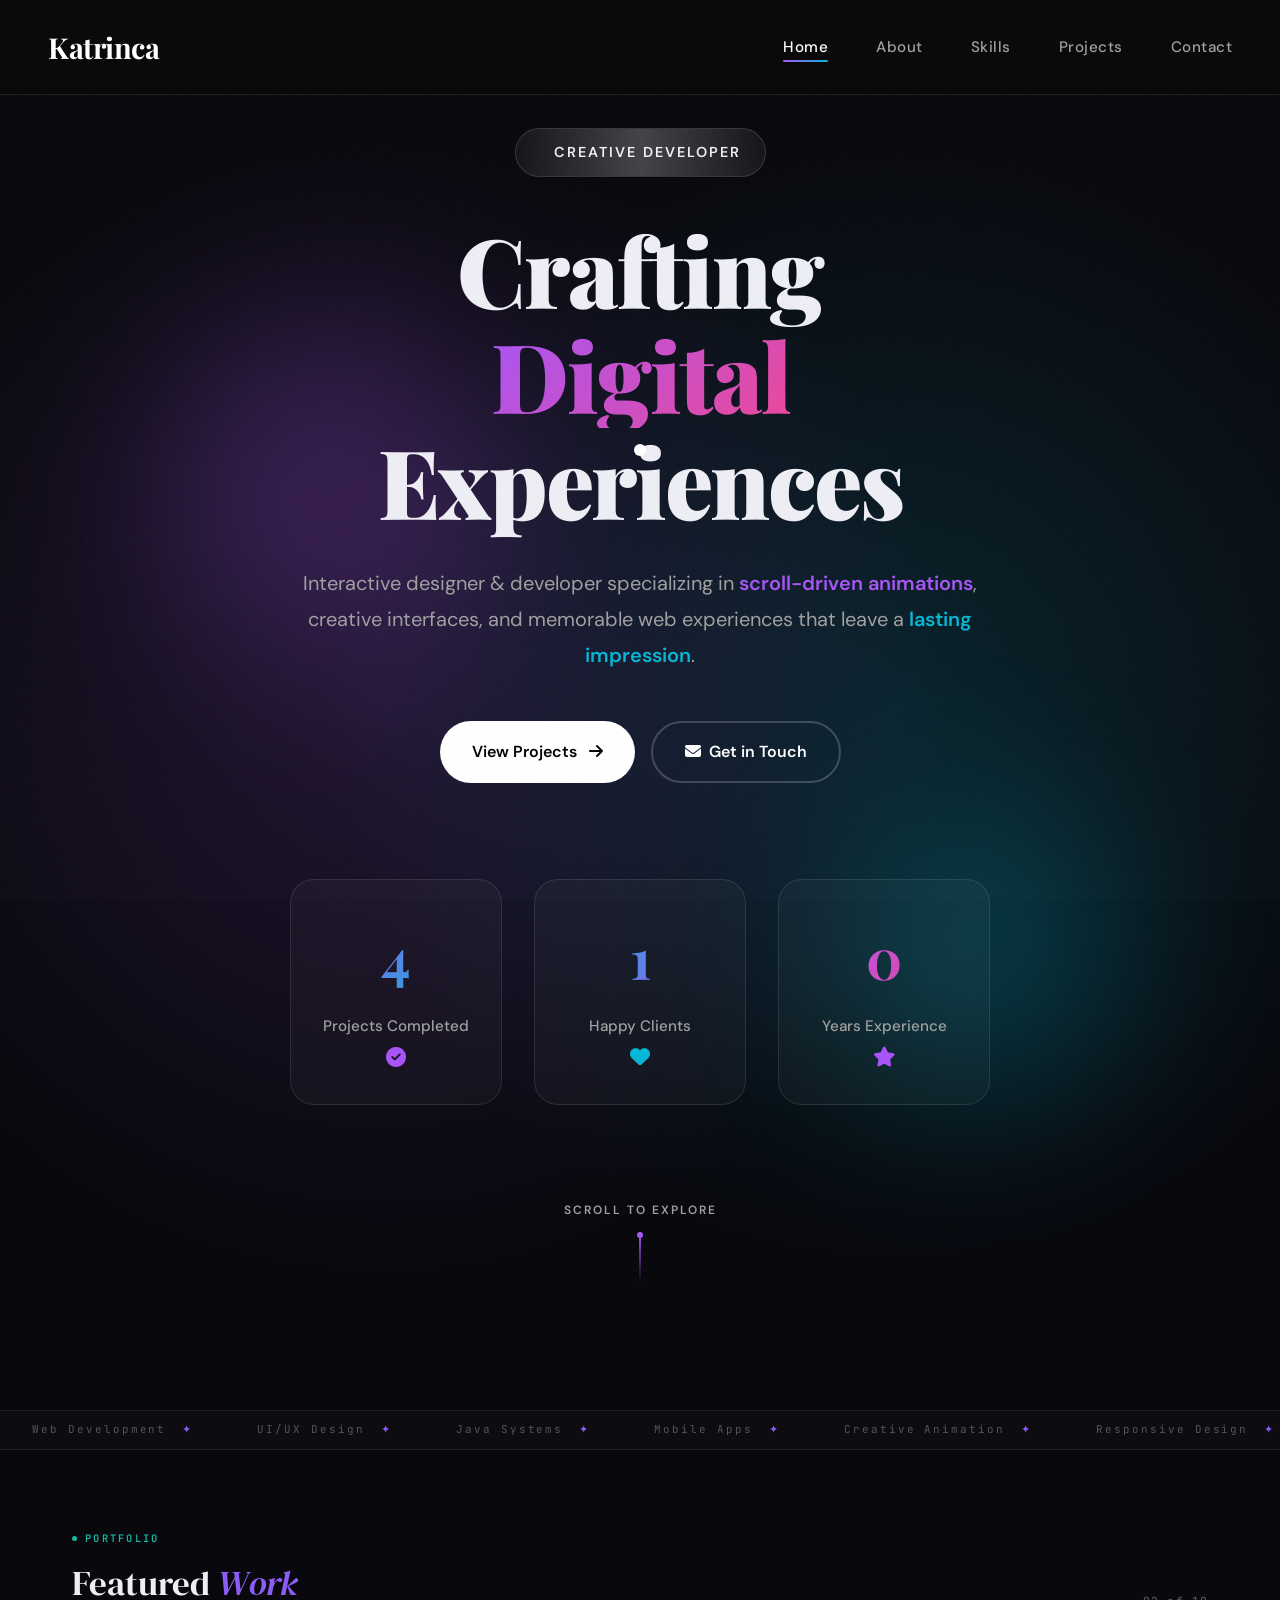
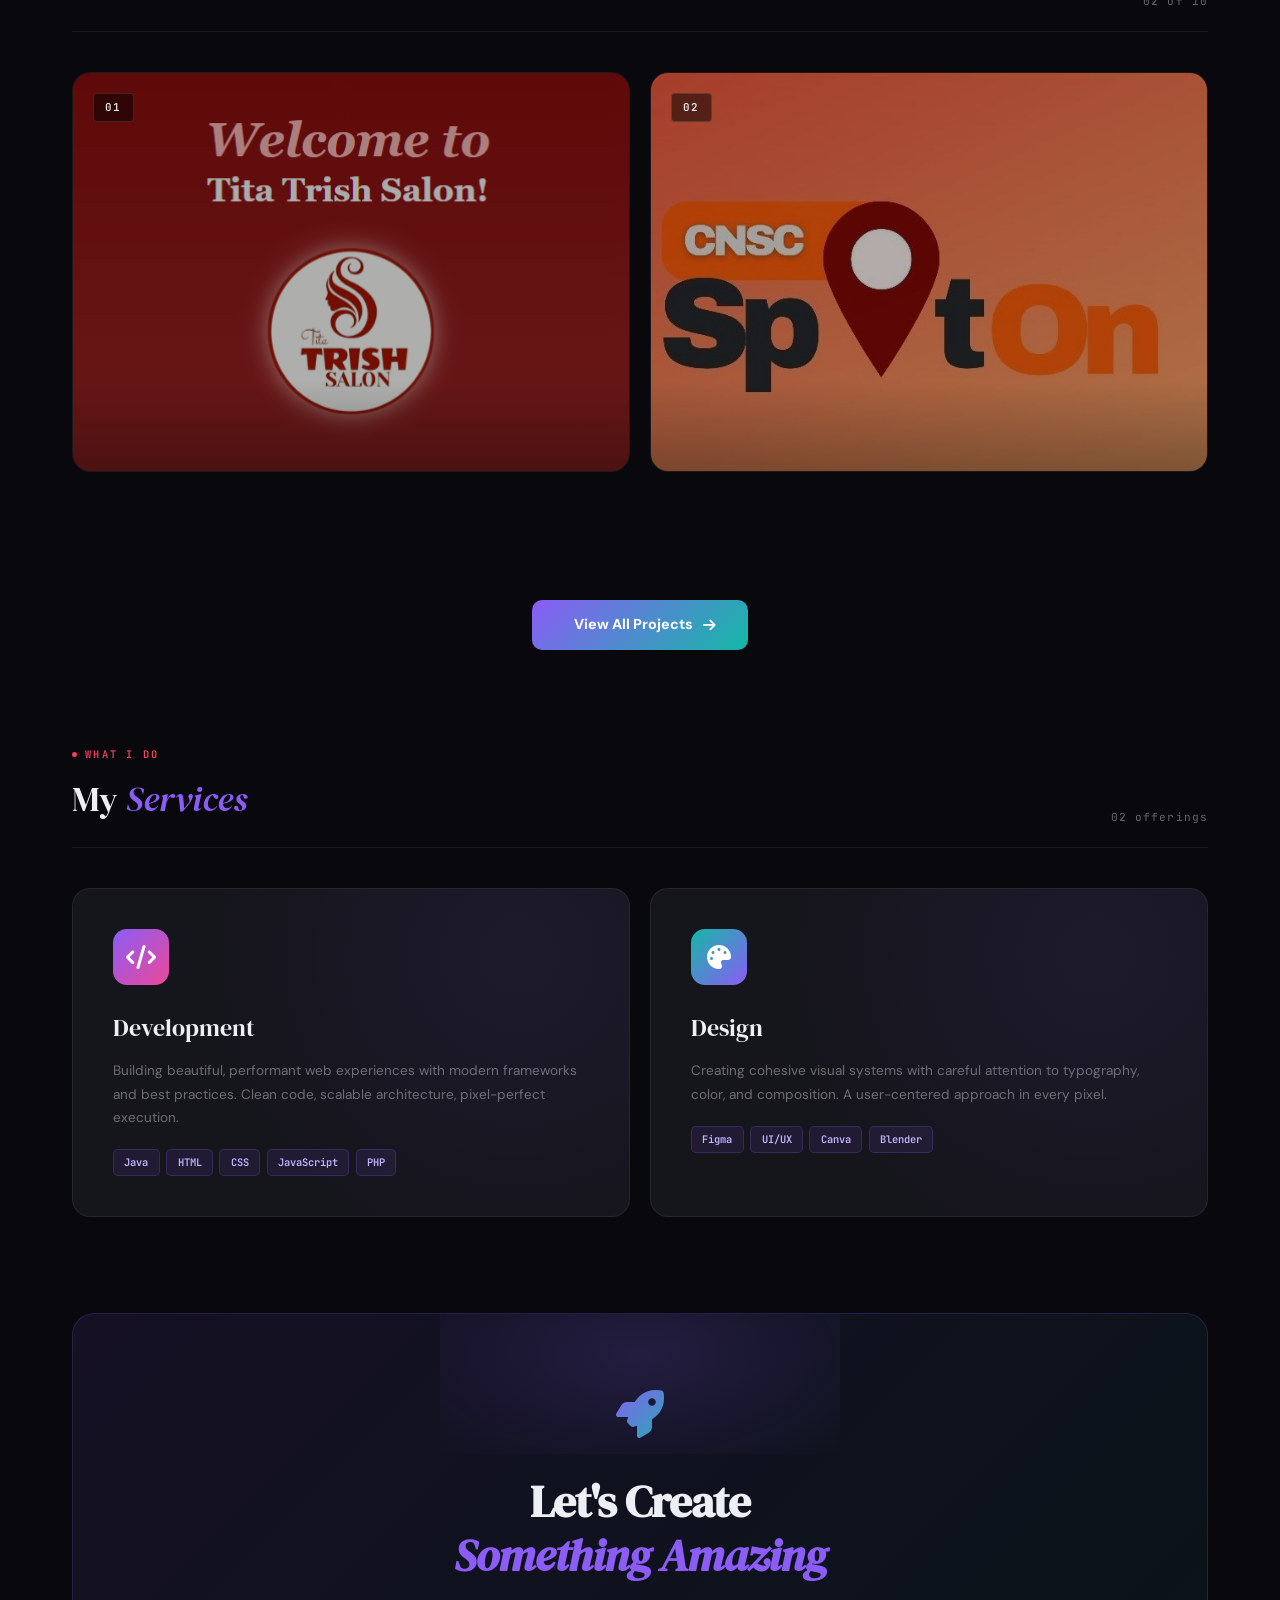
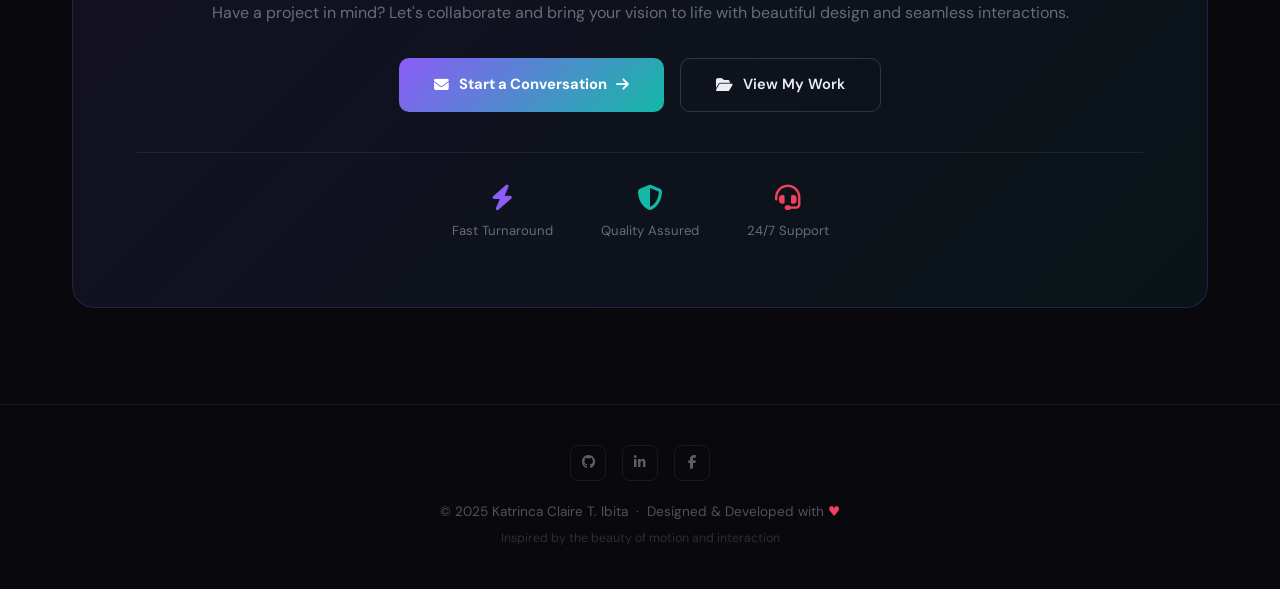
<file: index.html>
<!DOCTYPE html>
<html lang="en">
<head>
  <meta charset="UTF-8">
  <meta name="viewport" content="width=device-width, initial-scale=1.0">
  <title>Katrinca - Creative Developer & Designer</title>
  <link rel="stylesheet" href="main.css">
  <link rel="stylesheet" href="https://cdnjs.cloudflare.com/ajax/libs/font-awesome/6.4.0/css/all.min.css">
  <link href="https://fonts.googleapis.com/css2?family=DM+Serif+Display:ital@0;1&family=DM+Sans:opsz,wght@9..40,300;9..40,400;9..40,500;9..40,600;9..40,700&family=JetBrains+Mono:wght@400;500;600&display=swap" rel="stylesheet">

  <style>
    :root {
      --ink:       #08080d;
      --surface:   #111116;
      --surface-2: #15151c;
      --border:    rgba(255,255,255,0.07);
      --border-lit:rgba(255,255,255,0.15);
      --txt:       #eeeef5;
      --txt-dim:   rgba(255,255,255,0.38);
      --violet:    #8b5cf6;
      --teal:      #14b8a6;
      --rose:      #f43f5e;
      --font-serif:'DM Serif Display', Georgia, serif;
      --font-sans: 'DM Sans', system-ui, sans-serif;
      --font-mono: 'JetBrains Mono', monospace;
    }

    *, *::before, *::after { box-sizing: border-box; }
    body { font-family: var(--font-sans); background: var(--ink); color: var(--txt); overflow-x: hidden; }

    /* ============================================================
       ORIGINAL HERO SUPPORT STYLES
    ============================================================ */
    @keyframes floatSlow {
      0%,100%{ transform: translateY(0px) rotate(0deg); }
      50%    { transform: translateY(-30px) rotate(5deg); }
    }
    @keyframes particleRise {
      0%  { transform: translateY(100vh) scale(0); opacity: 0; }
      10% { opacity: 0.6; }
      90% { opacity: 0.6; }
      100%{ transform: translateY(-100px) scale(1); opacity: 0; }
    }
    @keyframes shimmerEffect {
      0%  { background-position: -1000px 0; }
      100%{ background-position: 1000px 0; }
    }

    .hero-enhanced {
      min-height: 100vh; display: flex; align-items: center;
      position: relative; overflow: hidden;
    }
    .hero-enhanced::before {
      content: ''; position: absolute; inset: 0;
      background: radial-gradient(circle at 30% 50%, rgba(168,85,247,0.15), transparent 50%),
                  radial-gradient(circle at 70% 50%, rgba(6,182,212,0.15), transparent 50%);
      animation: floatSlow 20s ease-in-out infinite;
    }

    .particle-container { position: absolute; inset: 0; overflow: hidden; pointer-events: none; }
    .particle {
      position: absolute; background: linear-gradient(135deg, var(--accent-purple, #8b5cf6), var(--accent-cyan, #14b8a6));
      border-radius: 50%; opacity: 0; animation: particleRise 15s infinite;
    }
    .particle:nth-child(1){ left:10%; width:4px; height:4px; animation-delay:0s }
    .particle:nth-child(2){ left:25%; width:6px; height:6px; animation-delay:3s }
    .particle:nth-child(3){ left:40%; width:3px; height:3px; animation-delay:6s }
    .particle:nth-child(4){ left:55%; width:5px; height:5px; animation-delay:9s }
    .particle:nth-child(5){ left:70%; width:4px; height:4px; animation-delay:12s }
    .particle:nth-child(6){ left:85%; width:6px; height:6px; animation-delay:2s }

    .hero-badge { position: relative; overflow: hidden; }
    .hero-badge::before {
      content: ''; position: absolute; inset: 0;
      background: linear-gradient(90deg, transparent, rgba(255,255,255,0.2), transparent);
      animation: shimmerEffect 3s infinite;
    }

    .stat-card {
      background: rgba(255,255,255,0.03); border: 1px solid rgba(255,255,255,0.1);
      border-radius: 1.5rem; padding: 2rem;
      transition: all 0.4s cubic-bezier(0.4,0,0.2,1); position: relative; overflow: hidden;
    }
    .stat-card::before {
      content: ''; position: absolute; top: 0; left: -100%; width: 100%; height: 100%;
      background: linear-gradient(90deg, transparent, rgba(168,85,247,0.1), transparent);
      transition: left 0.6s ease;
    }
    .stat-card:hover::before { left: 100%; }
    .stat-card:hover { transform: translateY(-10px); border-color: rgba(168,85,247,0.3); box-shadow: 0 20px 60px rgba(168,85,247,0.2); }

    /* ============================================================
       ANIMATIONS (NEW SECTIONS)
    ============================================================ */
    @keyframes fadeUp  { from{opacity:0;transform:translateY(22px)} to{opacity:1;transform:translateY(0)} }
    @keyframes ticker  { 0%{transform:translateX(0)} 100%{transform:translateX(-50%)} }

    /* ============================================================
       TICKER
    ============================================================ */
    .ticker-wrap {
      overflow: hidden;
      border-top: 1px solid var(--border); border-bottom: 1px solid var(--border);
      padding: 0.65rem 0; background: rgba(255,255,255,0.015);
      margin-bottom: 5rem;
    }
    .ticker-track { display: flex; width: max-content; animation: ticker 28s linear infinite; }
    .ticker-item {
      font-family: var(--font-mono); font-size: 0.68rem; letter-spacing: 0.18em;
      color: rgba(255,255,255,0.3); padding: 0 2rem;
      display: flex; align-items: center; gap: 1rem; white-space: nowrap;
    }
    .ticker-item span { color: var(--violet); }

    /* ============================================================
       SECTION SHELL
    ============================================================ */
    .home-section { max-width: 1200px; margin: 0 auto; padding: 0 2rem; }
    .home-section--padded { padding-bottom: 6rem; }

    .sec-header {
      display: flex; align-items: flex-end; justify-content: space-between;
      border-bottom: 1px solid var(--border); padding-bottom: 1.25rem; margin-bottom: 2.5rem;
    }
    .sec-eyebrow {
      font-family: var(--font-mono); font-size: 0.65rem; font-weight: 600;
      letter-spacing: 0.22em; text-transform: uppercase; color: var(--teal);
      display: flex; align-items: center; gap: 0.5rem; margin-bottom: 0.5rem;
    }
    .sec-eyebrow::before { content:''; width:5px; height:5px; border-radius:50%; background:currentColor; }
    .sec-title { font-family: var(--font-serif); font-size: 2.2rem; }
    .sec-title em { font-style: italic; color: var(--violet); }
    .sec-count { font-family: var(--font-mono); font-size: 0.7rem; color: var(--txt-dim); letter-spacing: 0.1em; }

    /* ============================================================
       FEATURED PROJECTS
    ============================================================ */
    .featured-grid {
      display: grid; grid-template-columns: 1fr 1fr; gap: 1.25rem; margin-bottom: 2rem;
    }

    .feat-card {
      position: relative; border-radius: 18px; overflow: hidden;
      border: 1px solid var(--border); height: 400px;
      cursor: pointer;
      transition: border-color 0.35s, box-shadow 0.35s, transform 0.35s;
      animation: fadeUp 0.6s ease both;
    }
    .feat-card:hover {
      border-color: var(--border-lit);
      box-shadow: 0 24px 70px rgba(0,0,0,0.6);
      transform: translateY(-4px);
    }

    .feat-card img {
      width: 100%; height: 100%; object-fit: cover; object-position: center top;
      display: block; filter: brightness(0.7);
      transition: transform 0.7s cubic-bezier(0.22,1,0.36,1), filter 0.4s;
    }
    .feat-card:hover img { transform: scale(1.06); filter: brightness(0.6); }

    .feat-card__num {
      position: absolute; top: 1.25rem; left: 1.25rem;
      font-family: var(--font-mono); font-size: 0.68rem; font-weight: 600;
      letter-spacing: 0.12em; color: rgba(255,255,255,0.9);
      background: rgba(0,0,0,0.5); backdrop-filter: blur(8px);
      border: 1px solid rgba(255,255,255,0.12);
      padding: 0.3rem 0.7rem; border-radius: 4px;
    }

    .feat-card__overlay {
      position: absolute; inset: 0;
      background: linear-gradient(to top, rgba(0,0,0,0.92) 0%, rgba(0,0,0,0.6) 50%, transparent 100%);
      display: flex; flex-direction: column; justify-content: flex-end;
      padding: 2rem;
      transform: translateY(calc(100% - 90px));
      transition: transform 0.6s cubic-bezier(0.22,1,0.36,1);
    }
    .feat-card:hover .feat-card__overlay { transform: translateY(0); }

    .feat-card__category {
      font-family: var(--font-mono); font-size: 0.65rem; font-weight: 600;
      letter-spacing: 0.18em; text-transform: uppercase; color: var(--teal);
      display: flex; align-items: center; gap: 0.5rem; margin-bottom: 0.6rem;
    }
    .feat-card__category::before { content:''; width:5px; height:5px; border-radius:50%; background:var(--teal); }

    .feat-card__title { font-family: var(--font-serif); font-size: 1.7rem; margin-bottom: 0.75rem; }

    .feat-card__desc {
      font-size: 0.83rem; color: rgba(255,255,255,0.55); line-height: 1.6; margin-bottom: 1rem;
      opacity: 0; transform: translateY(10px); transition: opacity 0.4s 0.1s, transform 0.4s 0.1s;
    }
    .feat-card:hover .feat-card__desc { opacity: 1; transform: translateY(0); }

    .feat-card__tags {
      display: flex; flex-wrap: wrap; gap: 0.4rem;
      opacity: 0; transform: translateY(10px); transition: opacity 0.4s 0.15s, transform 0.4s 0.15s;
    }
    .feat-card:hover .feat-card__tags { opacity: 1; transform: translateY(0); }
    .feat-tag {
      font-family: var(--font-mono); font-size: 0.62rem; font-weight: 500;
      padding: 0.22rem 0.55rem; border-radius: 4px;
      background: rgba(255,255,255,0.1); border: 1px solid rgba(255,255,255,0.15);
      color: rgba(255,255,255,0.6);
    }

    .view-all-row { text-align: center; padding-bottom: 6rem; }
    .view-all-btn {
      display: inline-flex; align-items: center; gap: 0.6rem;
      padding: 0.85rem 2rem; border-radius: 10px;
      background: linear-gradient(135deg, var(--violet), var(--teal));
      color: #fff; font-weight: 700; font-size: 0.9rem;
      text-decoration: none; transition: transform 0.2s, box-shadow 0.2s;
    }
    .view-all-btn:hover { transform: translateY(-2px); box-shadow: 0 12px 35px rgba(139,92,246,0.4); }

    /* ============================================================
       SERVICES
    ============================================================ */
    .services-grid {
      display: grid; grid-template-columns: 1fr 1fr; gap: 1.25rem;
      margin-bottom: 6rem;
    }

    .svc-card {
      background: var(--surface-2); border: 1px solid var(--border);
      border-radius: 18px; padding: 2.5rem;
      transition: border-color 0.3s, transform 0.3s; position: relative; overflow: hidden;
      animation: fadeUp 0.6s ease both;
    }
    .svc-card:hover { border-color: var(--border-lit); transform: translateY(-4px); }
    .svc-card::before {
      content:''; position:absolute; inset:0; pointer-events:none;
      background: radial-gradient(circle at 80% 20%, rgba(139,92,246,0.07), transparent 60%);
    }

    .svc-icon {
      width: 56px; height: 56px; border-radius: 14px;
      display: flex; align-items: center; justify-content: center;
      font-size: 1.5rem; margin-bottom: 1.5rem;
      transition: transform 0.3s;
    }
    .svc-card:hover .svc-icon { transform: scale(1.1) rotate(-5deg); }

    .svc-title { font-family: var(--font-serif); font-size: 1.5rem; margin-bottom: 0.75rem; }
    .svc-desc  { font-size: 0.85rem; color: var(--txt-dim); line-height: 1.7; margin-bottom: 1.25rem; }

    .svc-tags { display: flex; flex-wrap: wrap; gap: 0.4rem; }
    .svc-tag {
      font-family: var(--font-mono); font-size: 0.65rem; font-weight: 600;
      padding: 0.28rem 0.65rem; border-radius: 5px;
      background: rgba(139,92,246,0.1); border: 1px solid rgba(139,92,246,0.22); color: #c4b5fd;
    }

    /* ============================================================
       CTA
    ============================================================ */
    .cta-wrap { max-width: 1200px; margin: 0 auto 6rem; padding: 0 2rem; }
    .cta-inner {
      padding: 4rem; text-align: center;
      background: linear-gradient(135deg, rgba(139,92,246,0.1), rgba(20,184,166,0.07));
      border: 1px solid rgba(139,92,246,0.2); border-radius: 22px;
      position: relative; overflow: hidden;
    }
    .cta-inner::before {
      content:''; position:absolute; top:-60px; left:50%; transform:translateX(-50%);
      width:400px; height:200px;
      background:radial-gradient(ellipse, rgba(139,92,246,0.15), transparent);
      pointer-events:none;
    }
    .cta-icon {
      font-size: 3rem; margin-bottom: 1.25rem;
      background: linear-gradient(135deg, var(--violet), var(--teal));
      -webkit-background-clip: text; -webkit-text-fill-color: transparent; background-clip: text;
      display: inline-block;
    }
    .cta-title { font-family: var(--font-serif); font-size: 2.8rem; margin-bottom: 1rem; position: relative; }
    .cta-title em { font-style: italic; color: var(--violet); }
    .cta-sub { font-size: 1rem; color: var(--txt-dim); margin-bottom: 2rem; line-height: 1.7; }
    .cta-btns { display: flex; gap: 1rem; justify-content: center; flex-wrap: wrap; margin-bottom: 2.5rem; }
    .cta-btn-primary {
      display: inline-flex; align-items: center; gap: 0.6rem;
      padding: 0.9rem 2.2rem; border-radius: 10px;
      background: linear-gradient(135deg, var(--violet), var(--teal));
      color:#fff; font-weight:700; font-size:0.92rem;
      text-decoration:none; transition: transform 0.2s, box-shadow 0.2s;
    }
    .cta-btn-primary:hover { transform:translateY(-2px); box-shadow:0 12px 35px rgba(139,92,246,0.4); }
    .cta-btn-outline {
      display: inline-flex; align-items: center; gap: 0.6rem;
      padding: 0.9rem 2.2rem; border-radius: 10px;
      background: transparent; border: 1px solid var(--border-lit);
      color: var(--txt); font-weight: 600; font-size: 0.92rem;
      text-decoration: none; transition: border-color 0.2s, background 0.2s;
    }
    .cta-btn-outline:hover { border-color: var(--violet); background: rgba(139,92,246,0.08); }

    .trust-row {
      display: flex; gap: 3rem; justify-content: center; flex-wrap: wrap;
      padding-top: 2rem; border-top: 1px solid var(--border);
    }
    .trust-item { text-align: center; }
    .trust-item i { font-size: 1.6rem; margin-bottom: 0.4rem; display: block; }
    .trust-item span { font-size: 0.82rem; color: var(--txt-dim); }

    /* ============================================================
       FOOTER
    ============================================================ */
    .site-footer {
      border-top: 1px solid var(--border); text-align: center;
      padding: 2.5rem 2rem; font-size: 0.85rem; color: rgba(255,255,255,0.3);
    }
    .footer-socials { display:flex; justify-content:center; gap:1rem; margin-bottom:1.25rem; }
    .footer-socials a {
      width:36px; height:36px; border-radius:8px; border:1px solid var(--border);
      display:flex; align-items:center; justify-content:center;
      color:rgba(255,255,255,0.35); text-decoration:none; font-size:0.85rem; transition:all 0.2s;
    }
    .footer-socials a:hover { border-color:var(--violet); color:var(--violet); background:rgba(139,92,246,0.08); }

    /* ============================================================
       RESPONSIVE
    ============================================================ */
    @media (max-width: 900px) {
      .featured-grid, .services-grid { grid-template-columns: 1fr; }
      .feat-card { height: 340px; }
      .feat-card__overlay { transform: translateY(0); }
      .feat-card__desc, .feat-card__tags { opacity: 1; transform: translateY(0); }
    }
    @media (max-width: 600px) {
      .cta-inner { padding: 2.5rem 1.5rem; }
    }
  </style>
</head>

<body>
  <div class="grain-overlay"></div>

  <!-- NAV -->
  <nav class="navbar">
    <div class="nav-container">
      <div class="logo">Katrinca</div>
      <ul class="nav-links">
        <li><a href="index.html">Home</a></li>
        <li><a href="about.html">About</a></li>
        <li><a href="skills.html">Skills</a></li>
        <li><a href="projects.html">Projects</a></li>
        <li><a href="contact.html">Contact</a></li>
      </ul>
      <button class="menu-toggle"><span></span><span></span><span></span></button>
    </div>
  </nav>

  <!-- ============================================================
       HERO — original preserved exactly
  ============================================================ -->
  <section class="hero section hero-enhanced">
    <div class="particle-container">
      <div class="particle"></div><div class="particle"></div><div class="particle"></div>
      <div class="particle"></div><div class="particle"></div><div class="particle"></div>
    </div>
    <div class="gradient-orb orb-1"></div>
    <div class="gradient-orb orb-2"></div>

    <div class="container" style="position:relative;z-index:10;">
      <div style="text-align:center;">
        <div class="fade-in" style="animation-delay:0.2s;margin-bottom:2rem;">
          <span class="hero-badge" style="display:inline-block;padding:0.75rem 1.5rem;background:rgba(255,255,255,0.05);border:1px solid rgba(255,255,255,0.15);border-radius:50px;font-size:0.9rem;font-weight:600;letter-spacing:2px;position:relative;">
            <i class="fas fa-sparkles" style="margin-right:0.5rem;color:var(--accent-cyan);"></i>
            CREATIVE DEVELOPER
          </span>
        </div>

        <h1 class="fade-in" style="animation-delay:0.4s;margin-bottom:2rem;font-size:clamp(3rem,8vw,6rem);line-height:1.1;">
          Crafting<br>
          <span class="gradient-text" style="display:inline-block;animation:floatSlow 6s ease-in-out infinite;">Digital</span><br>
          Experiences
        </h1>

        <p class="fade-in" style="animation-delay:0.6s;font-size:1.25rem;color:var(--text-secondary);max-width:700px;margin:0 auto 3rem;line-height:1.8;">
          Interactive designer &amp; developer specializing in
          <span style="color:var(--accent-purple);font-weight:600;">scroll-driven animations</span>,
          creative interfaces, and memorable web experiences that leave a
          <span style="color:var(--accent-cyan);font-weight:600;">lasting impression</span>.
        </p>

        <div class="fade-in" style="animation-delay:0.8s;display:flex;gap:1rem;justify-content:center;flex-wrap:wrap;margin-bottom:6rem;">
          <a href="projects.html" class="btn btn-primary">
            <span style="position:relative;z-index:1;">View Projects <i class="fas fa-arrow-right" style="margin-left:0.5rem;"></i></span>
          </a>
          <a href="contact.html" class="btn btn-outline">
            <span style="position:relative;z-index:1;"><i class="fas fa-envelope" style="margin-right:0.5rem;"></i>Get in Touch</span>
          </a>
        </div>

        <div class="fade-in" style="animation-delay:1s;display:grid;grid-template-columns:repeat(auto-fit,minmax(180px,1fr));gap:2rem;max-width:900px;margin:0 auto 6rem;">
          <div class="stat-card">
            <div style="font-size:3.5rem;font-weight:700;background:linear-gradient(135deg,var(--accent-purple),var(--accent-cyan));-webkit-background-clip:text;-webkit-text-fill-color:transparent;background-clip:text;font-family:'Playfair Display',serif;" class="counter" data-target="10">0</div>
            <div style="color:var(--text-secondary);font-size:0.95rem;margin-top:0.75rem;font-weight:500;">Projects Completed</div>
            <div style="margin-top:0.5rem;"><i class="fas fa-check-circle" style="color:var(--accent-purple);font-size:1.25rem;"></i></div>
          </div>
          <div class="stat-card">
            <div style="font-size:3.5rem;font-weight:700;background:linear-gradient(135deg,var(--accent-cyan),var(--accent-purple));-webkit-background-clip:text;-webkit-text-fill-color:transparent;background-clip:text;font-family:'Playfair Display',serif;" class="counter" data-target="3">0</div>
            <div style="color:var(--text-secondary);font-size:0.95rem;margin-top:0.75rem;font-weight:500;">Happy Clients</div>
            <div style="margin-top:0.5rem;"><i class="fas fa-heart" style="color:var(--accent-cyan);font-size:1.25rem;"></i></div>
          </div>
          <div class="stat-card">
            <div style="font-size:3.5rem;font-weight:700;background:linear-gradient(135deg,var(--accent-purple),var(--accent-pink));-webkit-background-clip:text;-webkit-text-fill-color:transparent;background-clip:text;font-family:'Playfair Display',serif;" class="counter" data-target="2">0</div>
            <div style="color:var(--text-secondary);font-size:0.95rem;margin-top:0.75rem;font-weight:500;">Years Experience</div>
            <div style="margin-top:0.5rem;"><i class="fas fa-star" style="color:var(--accent-purple);font-size:1.25rem;"></i></div>
          </div>
        </div>

        <div class="fade-in" style="animation-delay:1.2s;">
          <div style="display:flex;flex-direction:column;align-items:center;gap:0.75rem;color:var(--text-secondary);">
            <span style="font-size:0.75rem;letter-spacing:2px;text-transform:uppercase;font-weight:600;">Scroll to Explore</span>
            <div style="width:2px;height:50px;background:linear-gradient(to bottom,var(--accent-purple),transparent);position:relative;">
              <div style="position:absolute;top:0;left:50%;transform:translateX(-50%);width:6px;height:6px;background:var(--accent-purple);border-radius:50%;animation:floatSlow 2s ease-in-out infinite;"></div>
            </div>
          </div>
        </div>
      </div>
    </div>
  </section>

  <!-- TICKER -->
  <div class="ticker-wrap">
    <div class="ticker-track">
      <div class="ticker-item">Web Development <span>✦</span></div>
      <div class="ticker-item">UI/UX Design <span>✦</span></div>
      <div class="ticker-item">Java Systems <span>✦</span></div>
      <div class="ticker-item">Mobile Apps <span>✦</span></div>
      <div class="ticker-item">Creative Animation <span>✦</span></div>
      <div class="ticker-item">Responsive Design <span>✦</span></div>
      <div class="ticker-item">Figma Prototyping <span>✦</span></div>
      <div class="ticker-item">Open to Collaborate <span>✦</span></div>
      <div class="ticker-item">Web Development <span>✦</span></div>
      <div class="ticker-item">UI/UX Design <span>✦</span></div>
      <div class="ticker-item">Java Systems <span>✦</span></div>
      <div class="ticker-item">Mobile Apps <span>✦</span></div>
      <div class="ticker-item">Creative Animation <span>✦</span></div>
      <div class="ticker-item">Responsive Design <span>✦</span></div>
      <div class="ticker-item">Figma Prototyping <span>✦</span></div>
      <div class="ticker-item">Open to Collaborate <span>✦</span></div>
    </div>
  </div>

  <!-- ============================================================
       FEATURED WORK
  ============================================================ -->
  <div class="home-section home-section--padded">
    <div class="sec-header">
      <div>
        <div class="sec-eyebrow">Portfolio</div>
        <div class="sec-title">Featured <em>Work</em></div>
      </div>
      <div class="sec-count">02 of 10</div>
    </div>

    <div class="featured-grid">
      <div class="feat-card" style="animation-delay:0.05s;">
        <img src="img/TitaTrishSalon.png" alt="Tita Trish Salon">
        <span class="feat-card__num">01</span>
        <div class="feat-card__overlay">
          <div class="feat-card__category">Salon Web App</div>
          <div class="feat-card__title">Tita Trish Salon</div>
          <div class="feat-card__desc">A digital space showcasing the salon's services, booking options, and team — built with a clean, modern aesthetic.</div>
          <div class="feat-card__tags">
            <span class="feat-tag">HTML</span>
            <span class="feat-tag">CSS</span>
            <span class="feat-tag">JavaScript</span>
            <span class="feat-tag">Responsive</span>
          </div>
        </div>
      </div>

      <div class="feat-card" style="animation-delay:0.1s;">
        <img src="img/cnsc.jpg" alt="CNSC SpotOn">
        <span class="feat-card__num">02</span>
        <div class="feat-card__overlay">
          <div class="feat-card__category">Mobile Navigation App</div>
          <div class="feat-card__title">CNSC SpotOn</div>
          <div class="feat-card__desc">No more lost walks — a GPS-powered campus navigation app for students and visitors of CNSC.</div>
          <div class="feat-card__tags">
            <span class="feat-tag">Android Studio</span>
            <span class="feat-tag">Java</span>
            <span class="feat-tag">GPS</span>
          </div>
        </div>
      </div>
    </div>
  </div>

  <div class="view-all-row">
    <a href="projects.html" class="view-all-btn">
      <i class="fas fa-grid-2"></i> View All Projects <i class="fas fa-arrow-right"></i>
    </a>
  </div>

  <!-- ============================================================
       SERVICES
  ============================================================ -->
  <div class="home-section">
    <div class="sec-header">
      <div>
        <div class="sec-eyebrow" style="color:var(--rose);">What I Do</div>
        <div class="sec-title">My <em>Services</em></div>
      </div>
      <div class="sec-count">02 offerings</div>
    </div>

    <div class="services-grid">
      <div class="svc-card" style="animation-delay:0.05s;">
        <div class="svc-icon" style="background:linear-gradient(135deg,var(--violet),#ec4899);">
          <i class="fas fa-code" style="color:#fff;"></i>
        </div>
        <div class="svc-title">Development</div>
        <div class="svc-desc">Building beautiful, performant web experiences with modern frameworks and best practices. Clean code, scalable architecture, pixel-perfect execution.</div>
        <div class="svc-tags">
          <span class="svc-tag">Java</span>
          <span class="svc-tag">HTML</span>
          <span class="svc-tag">CSS</span>
          <span class="svc-tag">JavaScript</span>
          <span class="svc-tag">PHP</span>
        </div>
      </div>

      <div class="svc-card" style="animation-delay:0.1s;">
        <div class="svc-icon" style="background:linear-gradient(135deg,var(--teal),var(--violet));">
          <i class="fas fa-palette" style="color:#fff;"></i>
        </div>
        <div class="svc-title">Design</div>
        <div class="svc-desc">Creating cohesive visual systems with careful attention to typography, color, and composition. A user-centered approach in every pixel.</div>
        <div class="svc-tags">
          <span class="svc-tag">Figma</span>
          <span class="svc-tag">UI/UX</span>
          <span class="svc-tag">Canva</span>
          <span class="svc-tag">Blender</span>
        </div>
      </div>
    </div>
  </div>

  <!-- ============================================================
       CTA
  ============================================================ -->
  <div class="cta-wrap">
    <div class="cta-inner">
      <div class="cta-icon"><i class="fas fa-rocket"></i></div>
      <h2 class="cta-title">Let's Create<br><em>Something Amazing</em></h2>
      <p class="cta-sub">Have a project in mind? Let's collaborate and bring your vision to life with beautiful design and seamless interactions.</p>
      <div class="cta-btns">
        <a href="contact.html" class="cta-btn-primary">
          <i class="fas fa-envelope"></i> Start a Conversation <i class="fas fa-arrow-right"></i>
        </a>
        <a href="projects.html" class="cta-btn-outline">
          <i class="fas fa-folder-open"></i> View My Work
        </a>
      </div>
      <div class="trust-row">
        <div class="trust-item">
          <i class="fas fa-bolt" style="color:var(--violet);"></i>
          <span>Fast Turnaround</span>
        </div>
        <div class="trust-item">
          <i class="fas fa-shield-halved" style="color:var(--teal);"></i>
          <span>Quality Assured</span>
        </div>
        <div class="trust-item">
          <i class="fas fa-headset" style="color:var(--rose);"></i>
          <span>24/7 Support</span>
        </div>
      </div>
    </div>
  </div>

  <!-- FOOTER -->
  <footer class="site-footer">
    <div class="footer-socials">
      <a href="https://github.com/techkat18" target="_blank"><i class="fab fa-github"></i></a>
      <a href="https://www.linkedin.com/in/katrinca-claire-ibita-760782335" target="_blank"><i class="fab fa-linkedin-in"></i></a>
      <a href="https://www.facebook.com/katrincaclaire.ibita" target="_blank"><i class="fab fa-facebook-f"></i></a>
    </div>
    <p>&copy; 2025 Katrinca Claire T. Ibita &nbsp;·&nbsp; Designed &amp; Developed with <span style="color:#f43f5e;">♥</span></p>
    <p style="margin-top:0.4rem;opacity:0.5;font-size:0.78rem;">Inspired by the beauty of motion and interaction</p>
  </footer>

  <script src="main.js"></script>
  <script>
    /* Counter animation */
    const counters = document.querySelectorAll('.counter');
    const counterObs = new IntersectionObserver((entries) => {
      entries.forEach(entry => {
        if (!entry.isIntersecting) return;
        const target = parseInt(entry.target.dataset.target);
        const step = target / (2000 / 16);
        let cur = 0;
        const t = setInterval(() => {
          cur += step;
          if (cur >= target) { entry.target.textContent = target; clearInterval(t); }
          else { entry.target.textContent = Math.floor(cur); }
        }, 16);
        counterObs.unobserve(entry.target);
      });
    }, { threshold: 0.5 });
    counters.forEach(c => counterObs.observe(c));

    /* Parallax orbs */
    window.addEventListener('mousemove', (e) => {
      const mouseX = e.clientX / window.innerWidth;
      const mouseY = e.clientY / window.innerHeight;
      document.querySelectorAll('.gradient-orb').forEach((orb, i) => {
        const speed = (i + 1) * 20;
        orb.style.transform = `translate(${(mouseX - 0.5) * speed}px, ${(mouseY - 0.5) * speed}px)`;
      });
    });

    /* Mobile nav */
    document.querySelector('.menu-toggle')?.addEventListener('click', function() {
      document.querySelector('.nav-links')?.classList.toggle('active');
    });
  </script>

  <style>
    .nav-links { transition: left 0.3s ease !important; }
    .nav-links.active { left:0!important;display:flex!important;visibility:visible!important;opacity:1!important; }
    @media(max-width:900px){
      .nav-links{display:flex;opacity:0}
      .nav-links.active{opacity:1!important}
      .nav-links a{color:white!important;font-size:1.5rem!important;padding:1rem 0!important;display:block!important;visibility:visible!important}
      .nav-links li{display:block!important;opacity:1!important;visibility:visible!important}
    }
  </style>
</body>
</html>
</file>
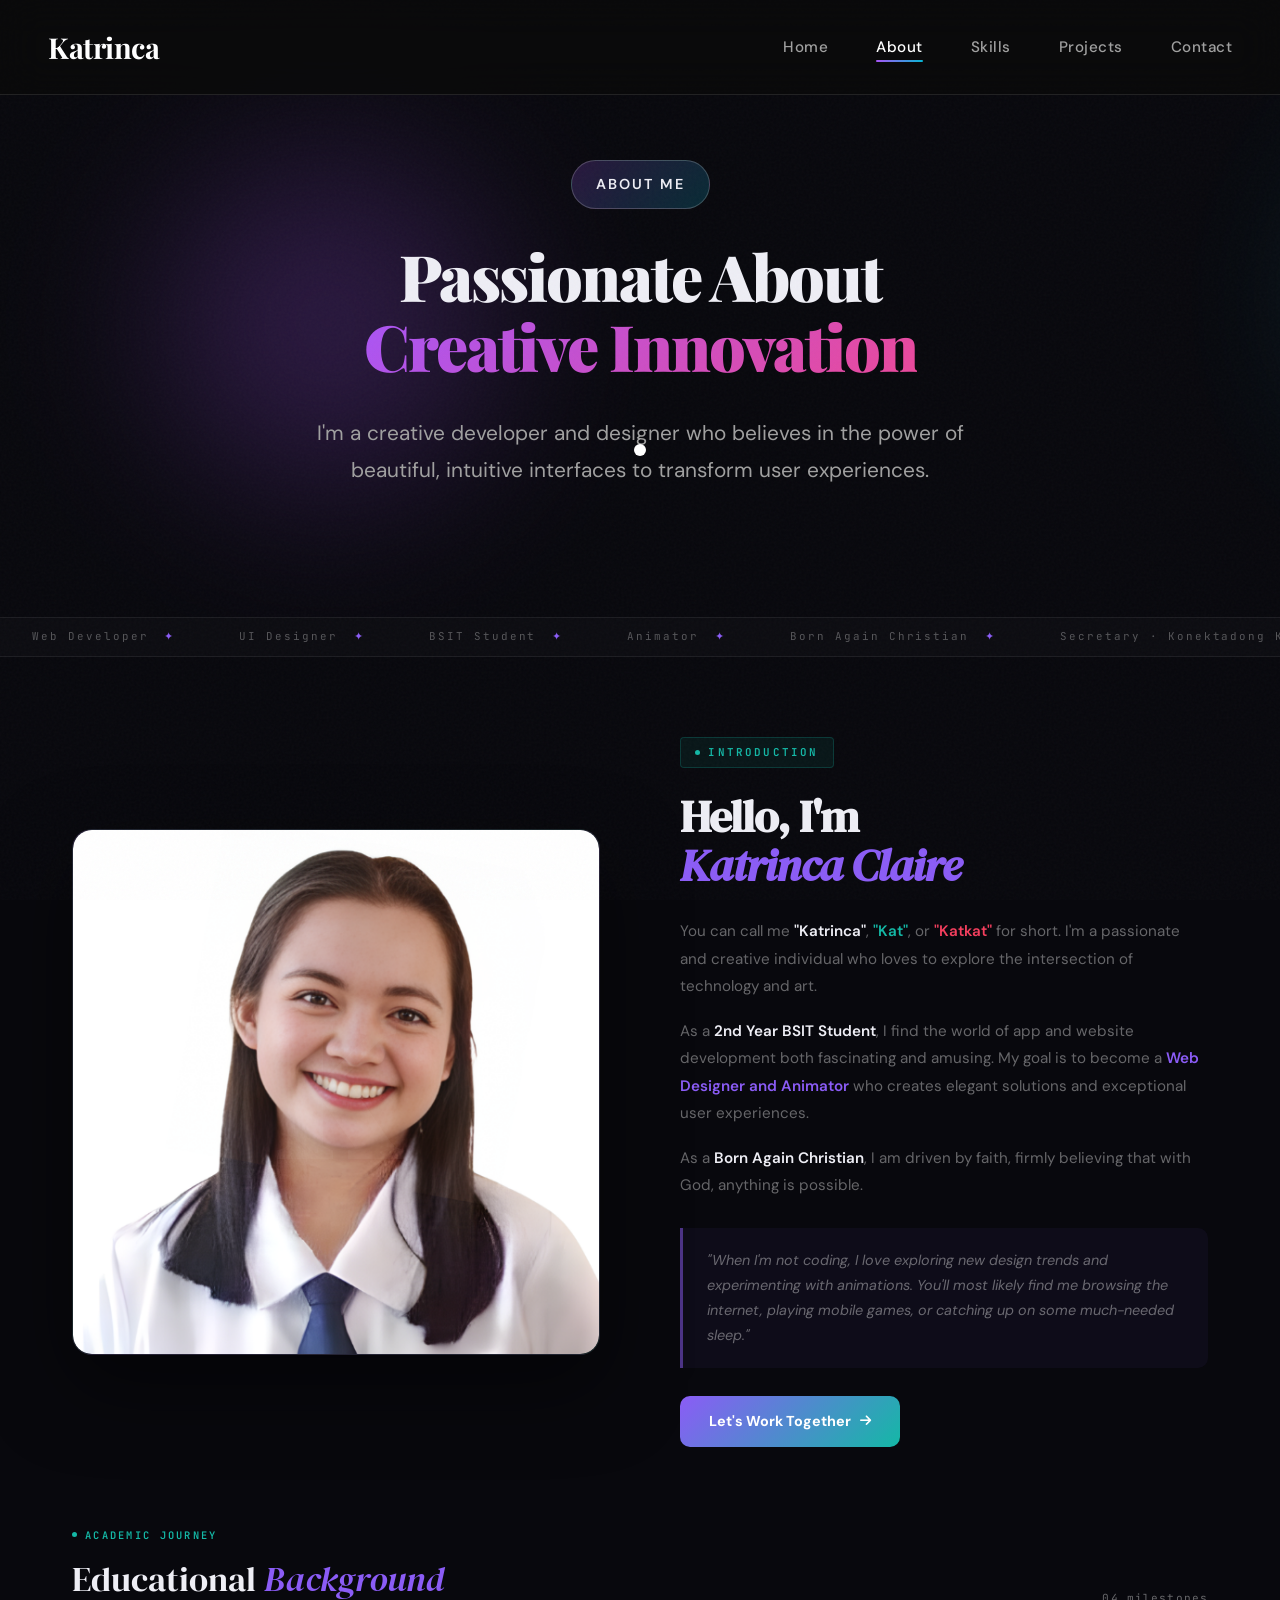
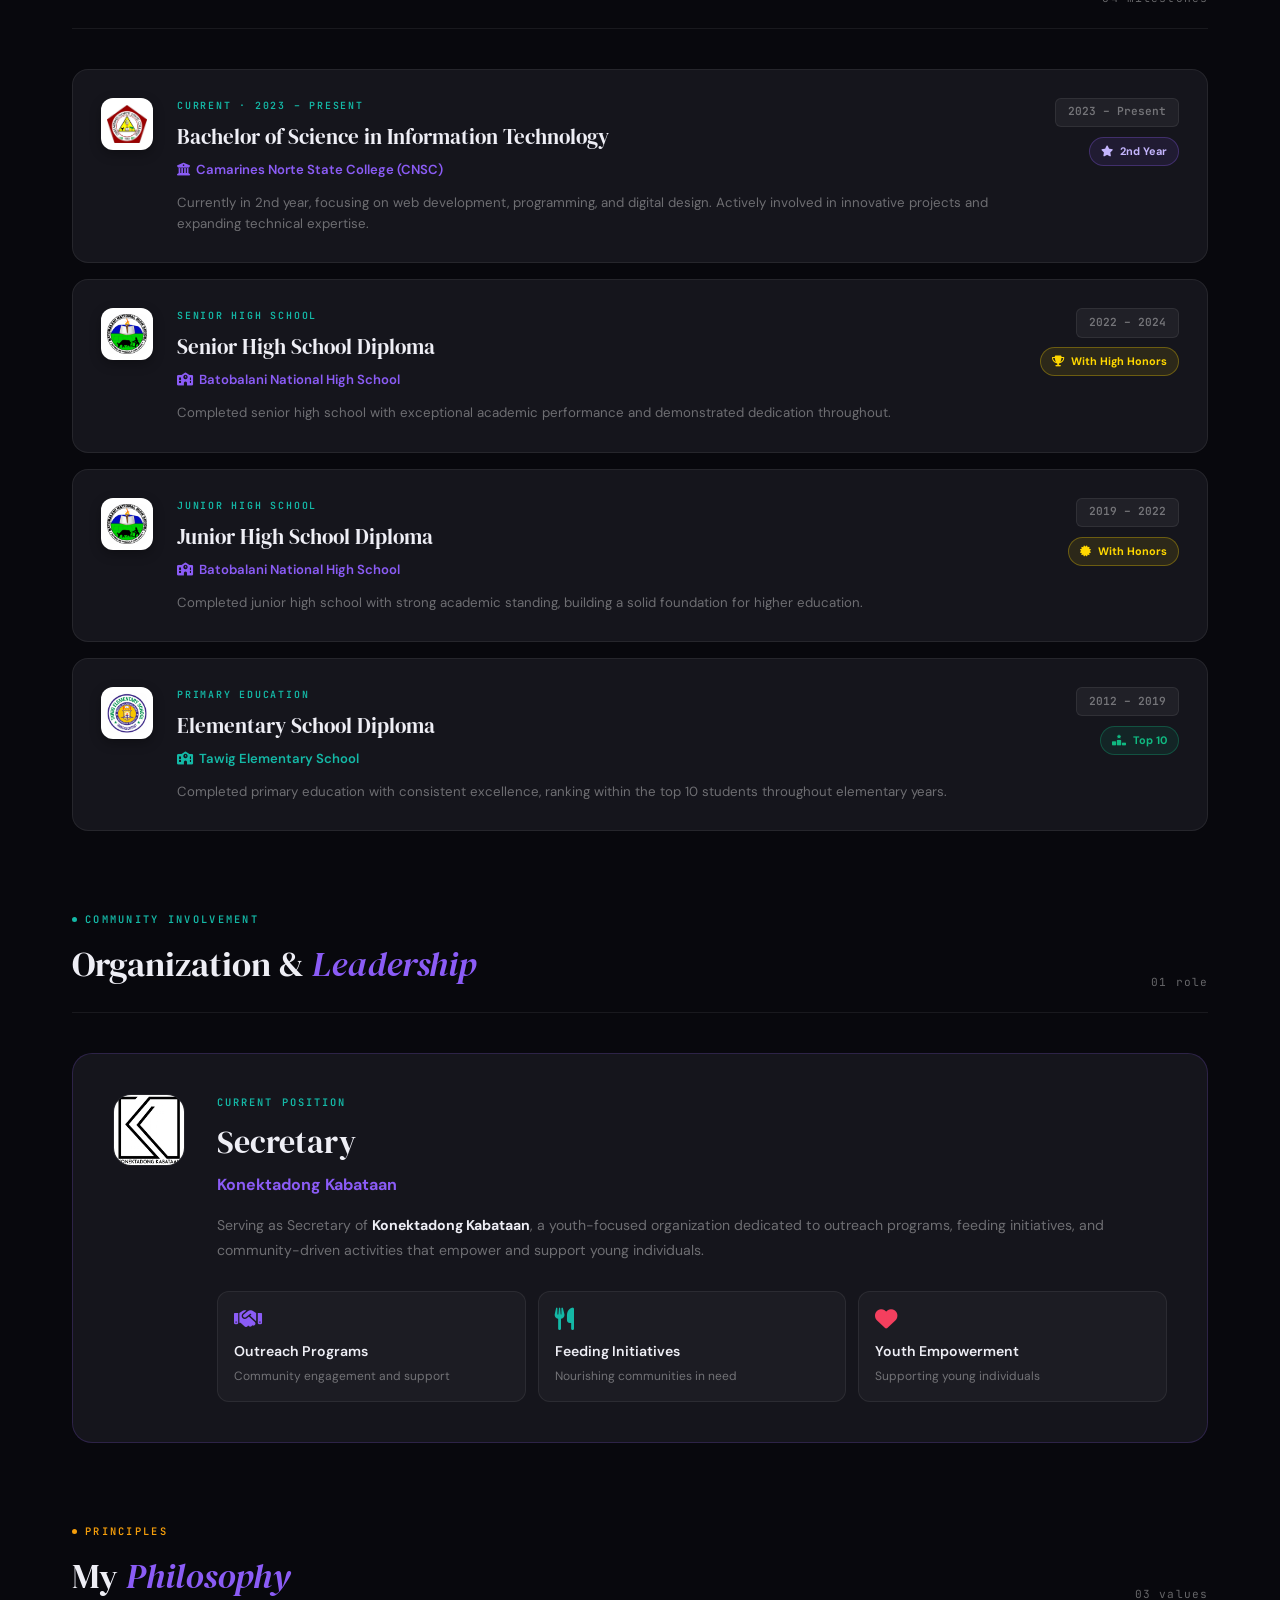
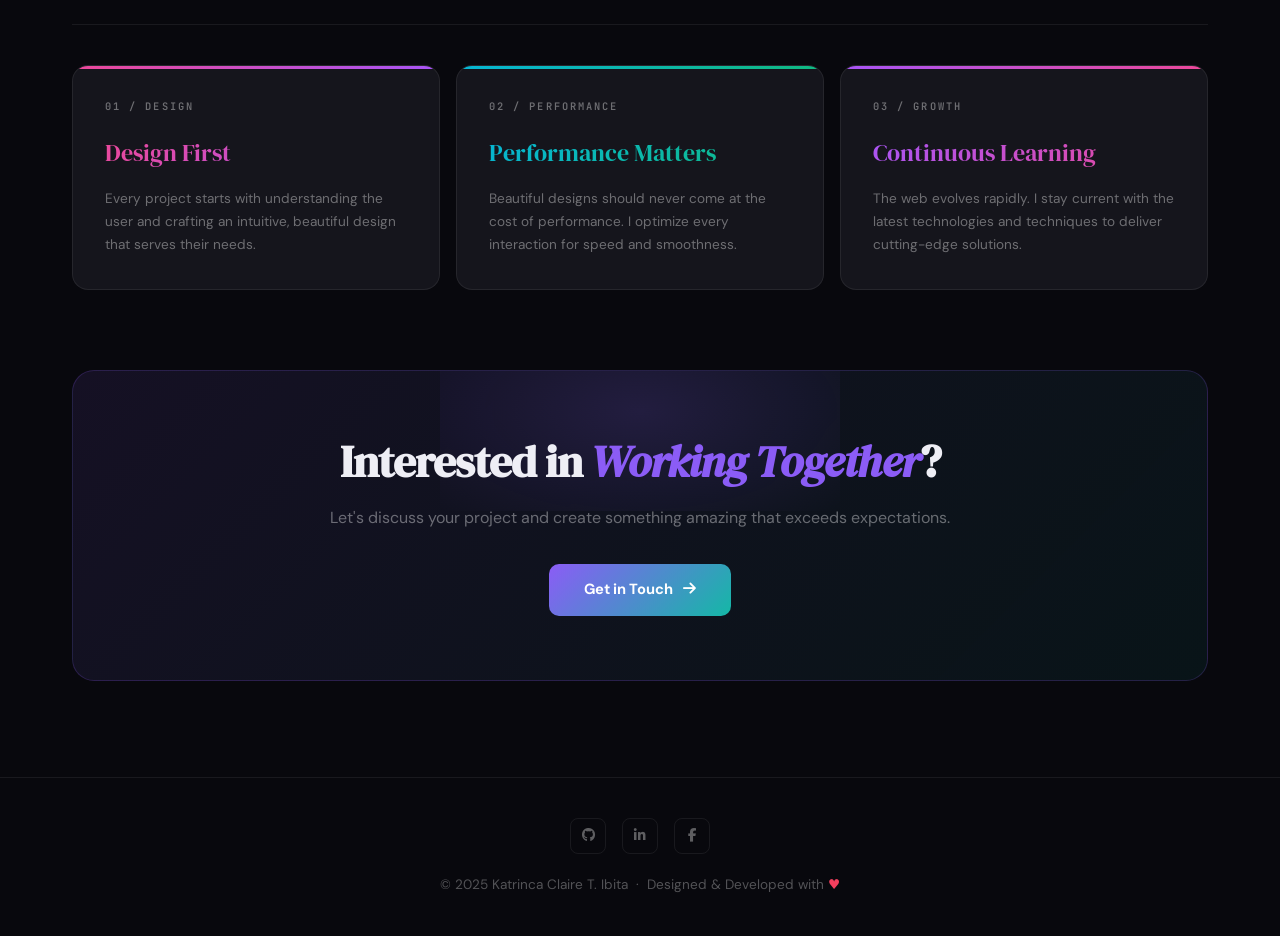
<file: about.html>
<!DOCTYPE html>
<html lang="en">
<head>
  <meta charset="UTF-8">
  <meta name="viewport" content="width=device-width, initial-scale=1.0">
  <title>About - Katrinca</title>
  <link rel="stylesheet" href="main.css">
  <link rel="stylesheet" href="https://cdnjs.cloudflare.com/ajax/libs/font-awesome/6.4.0/css/all.min.css">
  <link href="https://fonts.googleapis.com/css2?family=DM+Serif+Display:ital@0;1&family=DM+Sans:opsz,wght@9..40,300;9..40,400;9..40,500;9..40,600;9..40,700&family=JetBrains+Mono:wght@400;500;600&display=swap" rel="stylesheet">

  <style>
    :root {
      --ink:       #08080d;
      --surface:   #111116;
      --surface-2: #15151c;
      --border:    rgba(255,255,255,0.07);
      --border-lit:rgba(255,255,255,0.15);
      --txt:       #eeeef5;
      --txt-dim:   rgba(255,255,255,0.38);
      --violet:    #8b5cf6;
      --teal:      #14b8a6;
      --rose:      #f43f5e;
      --amber:     #f59e0b;
      --font-serif:'DM Serif Display', Georgia, serif;
      --font-sans: 'DM Sans', system-ui, sans-serif;
      --font-mono: 'JetBrains Mono', monospace;
    }

    *, *::before, *::after { box-sizing: border-box; }
    body { font-family: var(--font-sans); background: var(--ink); color: var(--txt); overflow-x: hidden; }

    /* ============================================================
       ANIMATIONS
    ============================================================ */
    @keyframes fadeUp  { from{opacity:0;transform:translateY(22px)} to{opacity:1;transform:translateY(0)} }
    @keyframes ticker  { 0%{transform:translateX(0)} 100%{transform:translateX(-50%)} }
    @keyframes float   { 0%,100%{transform:translateY(0)} 50%{transform:translateY(-8px)} }

    /* ============================================================
       TICKER
    ============================================================ */
    .ticker-wrap {
      overflow: hidden;
      border-top: 1px solid var(--border); border-bottom: 1px solid var(--border);
      padding: 0.65rem 0; background: rgba(255,255,255,0.015);
      margin-bottom: 5rem;
    }
    .ticker-track { display: flex; width: max-content; animation: ticker 28s linear infinite; }
    .ticker-item {
      font-family: var(--font-mono); font-size: 0.68rem; letter-spacing: 0.18em;
      color: rgba(255,255,255,0.3); padding: 0 2rem;
      display: flex; align-items: center; gap: 1rem; white-space: nowrap;
    }
    .ticker-item span { color: var(--violet); }

    /* ============================================================
       ABOUT INTRO SECTION
    ============================================================ */
    .about-intro {
      max-width: 1200px; margin: 0 auto; padding: 0 2rem 5rem;
      display: grid; grid-template-columns: 1fr 1fr; gap: 5rem; align-items: center;
    }

    .profile-wrap {
      position: relative;
      border-radius: 20px; overflow: hidden;
      border: 1px solid var(--border);
      background: linear-gradient(135deg, rgba(139,92,246,0.12), rgba(20,184,166,0.08));
      box-shadow: 0 30px 80px rgba(0,0,0,0.5);
      animation: fadeUp 0.7s ease both;
    }
    .profile-wrap img { width: 100%; height: auto; display: block; border-radius: 18px; }
    .profile-wrap__letter {
      position: absolute; inset: 0;
      display: flex; align-items: center; justify-content: center;
      font-family: var(--font-serif); font-size: 12rem; font-weight: 700;
      color: rgba(255,255,255,0.04); pointer-events: none; user-select: none;
    }

    .about-text { animation: fadeUp 0.7s 0.1s ease both; }

    .intro-eyebrow {
      display: inline-flex; align-items: center; gap: 0.5rem;
      font-family: var(--font-mono); font-size: 0.68rem; font-weight: 600;
      letter-spacing: 0.2em; text-transform: uppercase; color: var(--teal);
      background: rgba(20,184,166,0.08); border: 1px solid rgba(20,184,166,0.22);
      padding: 0.35rem 0.9rem; border-radius: 4px; margin-bottom: 1.5rem;
    }
    .intro-eyebrow::before { content:''; width:5px; height:5px; border-radius:50%; background:var(--teal); flex-shrink:0; }

    .intro-title {
      font-family: var(--font-serif); font-size: 2.8rem; line-height: 1.1;
      margin-bottom: 1.75rem;
    }
    .intro-title em { font-style: italic; color: var(--violet); }

    .intro-body {
      font-size: 0.95rem; color: var(--txt-dim); line-height: 1.8; margin-bottom: 1.1rem;
    }
    .intro-body strong { color: var(--txt); font-weight: 600; }

    .intro-quote {
      margin: 1.75rem 0;
      padding: 1.25rem 1.5rem;
      border-left: 3px solid rgba(139,92,246,0.5);
      background: rgba(139,92,246,0.05);
      border-radius: 0 10px 10px 0;
      font-size: 0.9rem; color: var(--txt-dim); line-height: 1.75; font-style: italic;
    }

    .intro-cta {
      display: inline-flex; align-items: center; gap: 0.6rem;
      padding: 0.85rem 1.8rem; border-radius: 10px;
      background: linear-gradient(135deg, var(--violet), var(--teal));
      color: #fff; font-weight: 700; font-size: 0.9rem;
      text-decoration: none; transition: transform 0.2s, box-shadow 0.2s;
    }
    .intro-cta:hover { transform: translateY(-2px); box-shadow: 0 12px 35px rgba(139,92,246,0.4); }

    /* ============================================================
       SECTION DIVIDER
    ============================================================ */
    .sec-wrap {
      max-width: 1200px; margin: 0 auto; padding: 0 2rem 5rem;
    }
    .sec-header {
      display: flex; align-items: flex-end; justify-content: space-between;
      border-bottom: 1px solid var(--border); padding-bottom: 1.25rem; margin-bottom: 2.5rem;
    }
    .sec-eyebrow {
      font-family: var(--font-mono); font-size: 0.65rem; font-weight: 600;
      letter-spacing: 0.22em; text-transform: uppercase; color: var(--teal);
      display: flex; align-items: center; gap: 0.5rem; margin-bottom: 0.5rem;
    }
    .sec-eyebrow::before { content:''; width:5px; height:5px; border-radius:50%; background:currentColor; }
    .sec-title { font-family: var(--font-serif); font-size: 2.2rem; }
    .sec-title em { font-style: italic; color: var(--violet); }
    .sec-count { font-family: var(--font-mono); font-size: 0.7rem; color: var(--txt-dim); letter-spacing: 0.1em; }

    /* ============================================================
       EDUCATION TIMELINE
    ============================================================ */
    .edu-list { display: flex; flex-direction: column; gap: 1rem; }

    .edu-card {
      display: grid; grid-template-columns: auto 1fr auto;
      gap: 1.5rem; align-items: start;
      background: var(--surface-2); border: 1px solid var(--border);
      border-radius: 16px; padding: 1.75rem;
      transition: border-color 0.3s, transform 0.3s, box-shadow 0.3s;
      animation: fadeUp 0.6s ease both;
    }
    .edu-card:hover {
      border-color: var(--border-lit);
      transform: translateY(-3px);
      box-shadow: 0 16px 50px rgba(0,0,0,0.45);
    }

    .edu-logo {
      width: 52px; height: 52px; border-radius: 12px;
      background: #fff; padding: 6px; flex-shrink: 0;
      display: flex; align-items: center; justify-content: center;
      box-shadow: 0 4px 12px rgba(0,0,0,0.3);
    }
    .edu-logo img { width: 100%; height: 100%; object-fit: contain; border-radius: 6px; }

    .edu-body {}
    .edu-level {
      font-family: var(--font-mono); font-size: 0.62rem; font-weight: 600;
      letter-spacing: 0.18em; text-transform: uppercase; color: var(--teal);
      margin-bottom: 0.4rem;
    }
    .edu-degree { font-family: var(--font-serif); font-size: 1.3rem; margin-bottom: 0.35rem; }
    .edu-school {
      font-size: 0.82rem; color: var(--violet); font-weight: 600;
      display: flex; align-items: center; gap: 0.4rem; margin-bottom: 0.75rem;
    }
    .edu-desc { font-size: 0.83rem; color: var(--txt-dim); line-height: 1.6; }

    .edu-right { display: flex; flex-direction: column; align-items: flex-end; gap: 0.6rem; flex-shrink: 0; }
    .edu-year {
      font-family: var(--font-mono); font-size: 0.7rem; font-weight: 600;
      padding: 0.3rem 0.75rem; border-radius: 6px;
      background: rgba(255,255,255,0.05); border: 1px solid var(--border);
      color: var(--txt-dim); white-space: nowrap;
    }
    .edu-badge {
      display: inline-flex; align-items: center; gap: 0.4rem;
      font-size: 0.68rem; font-weight: 700; padding: 0.3rem 0.7rem;
      border-radius: 20px; white-space: nowrap;
    }
    .edu-badge--gold   { background: rgba(255,215,0,0.1);  border: 1px solid rgba(255,215,0,0.3);  color: #FFD700; }
    .edu-badge--green  { background: rgba(16,185,129,0.1); border: 1px solid rgba(16,185,129,0.3); color: #10B981; }
    .edu-badge--violet { background: rgba(139,92,246,0.1); border: 1px solid rgba(139,92,246,0.3); color: #c4b5fd; }

    /* ============================================================
       ORGANIZATION CARD
    ============================================================ */
    .org-card {
      background: var(--surface-2); border: 1px solid rgba(139,92,246,0.2);
      border-radius: 20px; padding: 2.5rem;
      display: grid; grid-template-columns: auto 1fr; gap: 2rem; align-items: start;
      transition: border-color 0.3s, transform 0.3s, box-shadow 0.3s;
      animation: fadeUp 0.6s ease both;
    }
    .org-card:hover {
      border-color: rgba(139,92,246,0.4);
      transform: translateY(-3px);
      box-shadow: 0 20px 60px rgba(139,92,246,0.15);
    }

    .org-logo {
      width: 72px; height: 72px; border-radius: 18px; overflow: hidden;
      border: 1px solid var(--border); flex-shrink: 0;
    }
    .org-logo img { width: 100%; height: 100%; object-fit: cover; }

    .org-role {
      font-family: var(--font-mono); font-size: 0.65rem; font-weight: 600;
      letter-spacing: 0.2em; text-transform: uppercase; color: var(--teal); margin-bottom: 0.35rem;
    }
    .org-position { font-family: var(--font-serif); font-size: 2rem; margin-bottom: 0.25rem; }
    .org-name { font-size: 1rem; font-weight: 700; color: var(--violet); margin-bottom: 1rem; }
    .org-desc { font-size: 0.88rem; color: var(--txt-dim); line-height: 1.75; margin-bottom: 1.75rem; }

    .org-activities {
      display: grid; grid-template-columns: repeat(3, 1fr); gap: 0.75rem;
    }
    .org-activity {
      background: rgba(255,255,255,0.03); border: 1px solid var(--border);
      border-radius: 12px; padding: 1rem;
      transition: border-color 0.2s;
    }
    .org-activity:hover { border-color: rgba(139,92,246,0.3); }
    .org-activity i { font-size: 1.4rem; margin-bottom: 0.6rem; display: block; }
    .org-activity h5 { font-size: 0.88rem; font-weight: 600; margin-bottom: 0.3rem; }
    .org-activity p  { font-size: 0.75rem; color: var(--txt-dim); line-height: 1.5; }

    /* ============================================================
       PHILOSOPHY CARDS
    ============================================================ */
    .philosophy-grid {
      display: grid; grid-template-columns: repeat(3,1fr); gap: 1rem;
    }
    .phil-card {
      background: var(--surface-2); border: 1px solid var(--border);
      border-radius: 16px; padding: 2rem;
      position: relative; overflow: hidden;
      transition: border-color 0.3s, transform 0.3s;
      animation: fadeUp 0.6s ease both;
    }
    .phil-card:hover { border-color: var(--border-lit); transform: translateY(-4px); }

    .phil-card__accent {
      position: absolute; top: 0; left: 0; right: 0; height: 3px;
      border-radius: 16px 16px 0 0;
    }
    .phil-card__num {
      font-family: var(--font-mono); font-size: 0.65rem; font-weight: 600;
      letter-spacing: 0.2em; color: var(--txt-dim); margin-bottom: 1.25rem;
    }
    .phil-card__title { font-family: var(--font-serif); font-size: 1.5rem; margin-bottom: 0.9rem; }
    .phil-card__desc  { font-size: 0.85rem; color: var(--txt-dim); line-height: 1.7; }

    /* ============================================================
       CTA SECTION
    ============================================================ */
    .cta-wrap {
      max-width: 1200px; margin: 0 auto 6rem; padding: 0 2rem;
    }
    .cta-inner {
      padding: 4rem; text-align: center;
      background: linear-gradient(135deg, rgba(139,92,246,0.1), rgba(20,184,166,0.07));
      border: 1px solid rgba(139,92,246,0.2); border-radius: 22px;
      position: relative; overflow: hidden;
    }
    .cta-inner::before {
      content:''; position:absolute; top:-60px; left:50%; transform:translateX(-50%);
      width:400px; height:200px;
      background:radial-gradient(ellipse, rgba(139,92,246,0.15), transparent);
      pointer-events:none;
    }
    .cta-title { font-family: var(--font-serif); font-size: 2.8rem; margin-bottom: 1rem; position: relative; }
    .cta-title em { font-style: italic; color: var(--violet); }
    .cta-sub { font-size: 1rem; color: var(--txt-dim); margin-bottom: 2rem; line-height: 1.7; }
    .cta-btn {
      display: inline-flex; align-items: center; gap: 0.6rem;
      padding: 0.9rem 2.2rem; border-radius: 10px;
      background: linear-gradient(135deg, var(--violet), var(--teal));
      color:#fff; font-weight:700; font-size:0.92rem;
      text-decoration:none; transition: transform 0.2s, box-shadow 0.2s; position:relative;
    }
    .cta-btn:hover { transform:translateY(-2px); box-shadow:0 12px 35px rgba(139,92,246,0.4); }

    /* ============================================================
       FOOTER
    ============================================================ */
    .site-footer {
      border-top: 1px solid var(--border); text-align: center;
      padding: 2.5rem 2rem; font-size: 0.85rem; color: rgba(255,255,255,0.3);
    }
    .footer-socials { display:flex; justify-content:center; gap:1rem; margin-bottom:1.25rem; }
    .footer-socials a {
      width:36px; height:36px; border-radius:8px; border:1px solid var(--border);
      display:flex; align-items:center; justify-content:center;
      color:rgba(255,255,255,0.35); text-decoration:none; font-size:0.85rem; transition:all 0.2s;
    }
    .footer-socials a:hover { border-color:var(--violet); color:var(--violet); background:rgba(139,92,246,0.08); }

    /* ============================================================
       RESPONSIVE
    ============================================================ */
    @media (max-width: 900px) {
      .about-intro { grid-template-columns: 1fr; gap: 3rem; }
      .org-activities { grid-template-columns: 1fr 1fr; }
      .philosophy-grid { grid-template-columns: 1fr; }
    }
    @media (max-width: 700px) {
      .edu-card { grid-template-columns: 1fr; }
      .edu-right { flex-direction: row; align-items: center; }
      .org-card  { grid-template-columns: 1fr; }
      .org-activities { grid-template-columns: 1fr; }
    }
  </style>
</head>
<body>
  <div class="grain-overlay"></div>

  <!-- NAV -->
  <nav class="navbar">
    <div class="nav-container">
      <div class="logo">Katrinca</div>
      <ul class="nav-links">
        <li><a href="index.html">Home</a></li>
        <li><a href="about.html">About</a></li>
        <li><a href="skills.html">Skills</a></li>
        <li><a href="projects.html">Projects</a></li>
        <li><a href="contact.html">Contact</a></li>
      </ul>
      <button class="menu-toggle"><span></span><span></span><span></span></button>
    </div>
  </nav>

  <!-- ============================================================
       HERO — original preserved exactly
  ============================================================ -->
  <section class="section" style="padding-top: 10rem; position: relative; overflow: hidden;">
    <div class="gradient-orb orb-1"></div>
    <div class="gradient-orb orb-2" style="right: -30%; top: 20%;"></div>
    <div class="container" style="position: relative; z-index: 2;">
      <div style="max-width: 900px; margin: 0 auto; text-align: center;">
        <div class="fade-in" style="animation-delay: 0.2s; margin-bottom: 2rem;">
          <span style="display:inline-block;padding:0.75rem 1.5rem;background:linear-gradient(135deg,rgba(168,85,247,0.2),rgba(6,182,212,0.2));border:1px solid rgba(255,255,255,0.2);border-radius:50px;font-size:0.9rem;font-weight:600;letter-spacing:2px;">
            ABOUT ME
          </span>
        </div>
        <h1 class="fade-in" style="animation-delay: 0.4s; margin-bottom: 2rem; font-size: 4rem;">
          Passionate About<br>
          <span class="gradient-text">Creative Innovation</span>
        </h1>
        <p class="fade-in text-secondary" style="animation-delay: 0.6s; font-size: 1.3rem; line-height: 1.8; max-width: 700px; margin: 0 auto;">
          I'm a creative developer and designer who believes in the power of beautiful, intuitive interfaces to transform user experiences.
        </p>
      </div>
    </div>
  </section>

  <!-- TICKER -->
  <div class="ticker-wrap">
    <div class="ticker-track">
      <div class="ticker-item">Web Developer <span>✦</span></div>
      <div class="ticker-item">UI Designer <span>✦</span></div>
      <div class="ticker-item">BSIT Student <span>✦</span></div>
      <div class="ticker-item">Animator <span>✦</span></div>
      <div class="ticker-item">Born Again Christian <span>✦</span></div>
      <div class="ticker-item">Secretary · Konektadong Kabataan <span>✦</span></div>
      <div class="ticker-item">Problem Solver <span>✦</span></div>
      <div class="ticker-item">Creative Thinker <span>✦</span></div>
      <div class="ticker-item">Web Developer <span>✦</span></div>
      <div class="ticker-item">UI Designer <span>✦</span></div>
      <div class="ticker-item">BSIT Student <span>✦</span></div>
      <div class="ticker-item">Animator <span>✦</span></div>
      <div class="ticker-item">Born Again Christian <span>✦</span></div>
      <div class="ticker-item">Secretary · Konektadong Kabataan <span>✦</span></div>
      <div class="ticker-item">Problem Solver <span>✦</span></div>
      <div class="ticker-item">Creative Thinker <span>✦</span></div>
    </div>
  </div>

  <!-- ============================================================
       INTRO / PROFILE
  ============================================================ -->
  <div class="about-intro">
    <div class="profile-wrap">
      <div class="profile-wrap__letter">K</div>
      <img src="img/kat.png" alt="Katrinca Claire">
    </div>

    <div class="about-text">
      <div class="intro-eyebrow">Introduction</div>
      <h2 class="intro-title">Hello, I'm<br><em>Katrinca Claire</em></h2>

      <p class="intro-body">
        You can call me <strong>"Katrinca"</strong>, <strong style="color:var(--teal);">"Kat"</strong>, or <strong style="color:var(--rose);">"Katkat"</strong> for short. I'm a passionate and creative individual who loves to explore the intersection of technology and art.
      </p>
      <p class="intro-body">
        As a <strong>2nd Year BSIT Student</strong>, I find the world of app and website development both fascinating and amusing. My goal is to become a <strong style="color:var(--violet);">Web Designer and Animator</strong> who creates elegant solutions and exceptional user experiences.
      </p>
      <p class="intro-body">
        As a <strong>Born Again Christian</strong>, I am driven by faith, firmly believing that with God, anything is possible.
      </p>

      <div class="intro-quote">
        "When I'm not coding, I love exploring new design trends and experimenting with animations. You'll most likely find me browsing the internet, playing mobile games, or catching up on some much-needed sleep."
      </div>

      <a href="contact.html" class="intro-cta">
        Let's Work Together <i class="fas fa-arrow-right" style="font-size:0.8rem;"></i>
      </a>
    </div>
  </div>

  <!-- ============================================================
       EDUCATION
  ============================================================ -->
  <div class="sec-wrap">
    <div class="sec-header">
      <div>
        <div class="sec-eyebrow">Academic Journey</div>
        <div class="sec-title">Educational <em>Background</em></div>
      </div>
      <div class="sec-count">04 milestones</div>
    </div>

    <div class="edu-list">

      <!-- College -->
      <div class="edu-card" style="animation-delay:0.05s;">
        <div class="edu-logo"><img src="img/cnsclogo.jpg" alt="CNSC"></div>
        <div class="edu-body">
          <div class="edu-level">Current · 2023 – Present</div>
          <div class="edu-degree">Bachelor of Science in Information Technology</div>
          <div class="edu-school"><i class="fas fa-university"></i> Camarines Norte State College (CNSC)</div>
          <div class="edu-desc">Currently in 2nd year, focusing on web development, programming, and digital design. Actively involved in innovative projects and expanding technical expertise.</div>
        </div>
        <div class="edu-right">
          <span class="edu-year">2023 – Present</span>
          <span class="edu-badge edu-badge--violet"><i class="fas fa-star"></i> 2nd Year</span>
        </div>
      </div>

      <!-- SHS -->
      <div class="edu-card" style="animation-delay:0.1s;">
        <div class="edu-logo"><img src="img/batobalani.png" alt="BNHS"></div>
        <div class="edu-body">
          <div class="edu-level">Senior High School</div>
          <div class="edu-degree">Senior High School Diploma</div>
          <div class="edu-school"><i class="fas fa-school"></i> Batobalani National High School</div>
          <div class="edu-desc">Completed senior high school with exceptional academic performance and demonstrated dedication throughout.</div>
        </div>
        <div class="edu-right">
          <span class="edu-year">2022 – 2024</span>
          <span class="edu-badge edu-badge--gold"><i class="fas fa-trophy"></i> With High Honors</span>
        </div>
      </div>

      <!-- JHS -->
      <div class="edu-card" style="animation-delay:0.15s;">
        <div class="edu-logo"><img src="img/batobalani.png" alt="BNHS"></div>
        <div class="edu-body">
          <div class="edu-level">Junior High School</div>
          <div class="edu-degree">Junior High School Diploma</div>
          <div class="edu-school"><i class="fas fa-school"></i> Batobalani National High School</div>
          <div class="edu-desc">Completed junior high school with strong academic standing, building a solid foundation for higher education.</div>
        </div>
        <div class="edu-right">
          <span class="edu-year">2019 – 2022</span>
          <span class="edu-badge edu-badge--gold"><i class="fas fa-certificate"></i> With Honors</span>
        </div>
      </div>

      <!-- Elementary -->
      <div class="edu-card" style="animation-delay:0.2s;">
        <div class="edu-logo"><img src="img/tawig.png" alt="TES"></div>
        <div class="edu-body">
          <div class="edu-level">Primary Education</div>
          <div class="edu-degree">Elementary School Diploma</div>
          <div class="edu-school" style="color:var(--teal);"><i class="fas fa-school"></i> Tawig Elementary School</div>
          <div class="edu-desc">Completed primary education with consistent excellence, ranking within the top 10 students throughout elementary years.</div>
        </div>
        <div class="edu-right">
          <span class="edu-year">2012 – 2019</span>
          <span class="edu-badge edu-badge--green"><i class="fas fa-ranking-star"></i> Top 10</span>
        </div>
      </div>

    </div>
  </div>

  <!-- ============================================================
       ORGANIZATION
  ============================================================ -->
  <div class="sec-wrap">
    <div class="sec-header">
      <div>
        <div class="sec-eyebrow" style="color:var(--teal);">Community Involvement</div>
        <div class="sec-title">Organization &amp; <em>Leadership</em></div>
      </div>
      <div class="sec-count">01 role</div>
    </div>

    <div class="org-card">
      <div class="org-logo"><img src="img/kk.jpg" alt="Konektadong Kabataan"></div>
      <div>
        <div class="org-role">Current Position</div>
        <div class="org-position">Secretary</div>
        <div class="org-name">Konektadong Kabataan</div>
        <div class="org-desc">
          Serving as Secretary of <strong style="color:var(--txt);">Konektadong Kabataan</strong>, a youth-focused organization dedicated to outreach programs, feeding initiatives, and community-driven activities that empower and support young individuals.
        </div>
        <div class="org-activities">
          <div class="org-activity">
            <i class="fas fa-handshake" style="color:var(--violet);"></i>
            <h5>Outreach Programs</h5>
            <p>Community engagement and support</p>
          </div>
          <div class="org-activity">
            <i class="fas fa-utensils" style="color:var(--teal);"></i>
            <h5>Feeding Initiatives</h5>
            <p>Nourishing communities in need</p>
          </div>
          <div class="org-activity">
            <i class="fas fa-heart" style="color:var(--rose);"></i>
            <h5>Youth Empowerment</h5>
            <p>Supporting young individuals</p>
          </div>
        </div>
      </div>
    </div>
  </div>

  <!-- ============================================================
       PHILOSOPHY
  ============================================================ -->
  <div class="sec-wrap">
    <div class="sec-header">
      <div>
        <div class="sec-eyebrow" style="color:var(--amber);">Principles</div>
        <div class="sec-title">My <em>Philosophy</em></div>
      </div>
      <div class="sec-count">03 values</div>
    </div>

    <div class="philosophy-grid">
      <div class="phil-card" style="animation-delay:0.05s;">
        <div class="phil-card__accent" style="background:linear-gradient(90deg,#ec4899,#a855f7);"></div>
        <div class="phil-card__num">01 / DESIGN</div>
        <div class="phil-card__title" style="background:linear-gradient(135deg,#ec4899,#a855f7);-webkit-background-clip:text;-webkit-text-fill-color:transparent;background-clip:text;">Design First</div>
        <div class="phil-card__desc">Every project starts with understanding the user and crafting an intuitive, beautiful design that serves their needs.</div>
      </div>
      <div class="phil-card" style="animation-delay:0.1s;">
        <div class="phil-card__accent" style="background:linear-gradient(90deg,#06b6d4,#10b981);"></div>
        <div class="phil-card__num">02 / PERFORMANCE</div>
        <div class="phil-card__title" style="background:linear-gradient(135deg,#06b6d4,#10b981);-webkit-background-clip:text;-webkit-text-fill-color:transparent;background-clip:text;">Performance Matters</div>
        <div class="phil-card__desc">Beautiful designs should never come at the cost of performance. I optimize every interaction for speed and smoothness.</div>
      </div>
      <div class="phil-card" style="animation-delay:0.15s;">
        <div class="phil-card__accent" style="background:linear-gradient(90deg,#a855f7,#ec4899);"></div>
        <div class="phil-card__num">03 / GROWTH</div>
        <div class="phil-card__title" style="background:linear-gradient(135deg,#a855f7,#ec4899);-webkit-background-clip:text;-webkit-text-fill-color:transparent;background-clip:text;">Continuous Learning</div>
        <div class="phil-card__desc">The web evolves rapidly. I stay current with the latest technologies and techniques to deliver cutting-edge solutions.</div>
      </div>
    </div>
  </div>

  <!-- ============================================================
       CTA
  ============================================================ -->
  <div class="cta-wrap">
    <div class="cta-inner">
      <h2 class="cta-title">Interested in <em>Working Together</em>?</h2>
      <p class="cta-sub">Let's discuss your project and create something amazing that exceeds expectations.</p>
      <a href="contact.html" class="cta-btn">Get in Touch <i class="fas fa-arrow-right"></i></a>
    </div>
  </div>

  <!-- FOOTER -->
  <footer class="site-footer">
    <div class="footer-socials">
      <a href="https://github.com/techkat18" target="_blank"><i class="fab fa-github"></i></a>
      <a href="https://www.linkedin.com/in/katrinca-claire-ibita-760782335" target="_blank"><i class="fab fa-linkedin-in"></i></a>
      <a href="https://www.facebook.com/katrincaclaire.ibita" target="_blank"><i class="fab fa-facebook-f"></i></a>
    </div>
    <p>&copy; 2025 Katrinca Claire T. Ibita &nbsp;·&nbsp; Designed &amp; Developed with <span style="color:#f43f5e;">♥</span></p>
  </footer>

  <script src="main.js"></script>
  <script>
    document.querySelector('.menu-toggle')?.addEventListener('click', function() {
      document.querySelector('.nav-links')?.classList.toggle('active');
    });
  </script>
  <style>
    .nav-links { transition: left 0.3s ease !important; }
    .nav-links.active { left:0!important;display:flex!important;visibility:visible!important;opacity:1!important; }
    @media(max-width:900px){
      .nav-links{display:flex;opacity:0}
      .nav-links.active{opacity:1!important}
      .nav-links a{color:white!important;font-size:1.5rem!important;padding:1rem 0!important;display:block!important;visibility:visible!important}
      .nav-links li{display:block!important;opacity:1!important;visibility:visible!important}
    }
  </style>
</body>
</html>
</file>
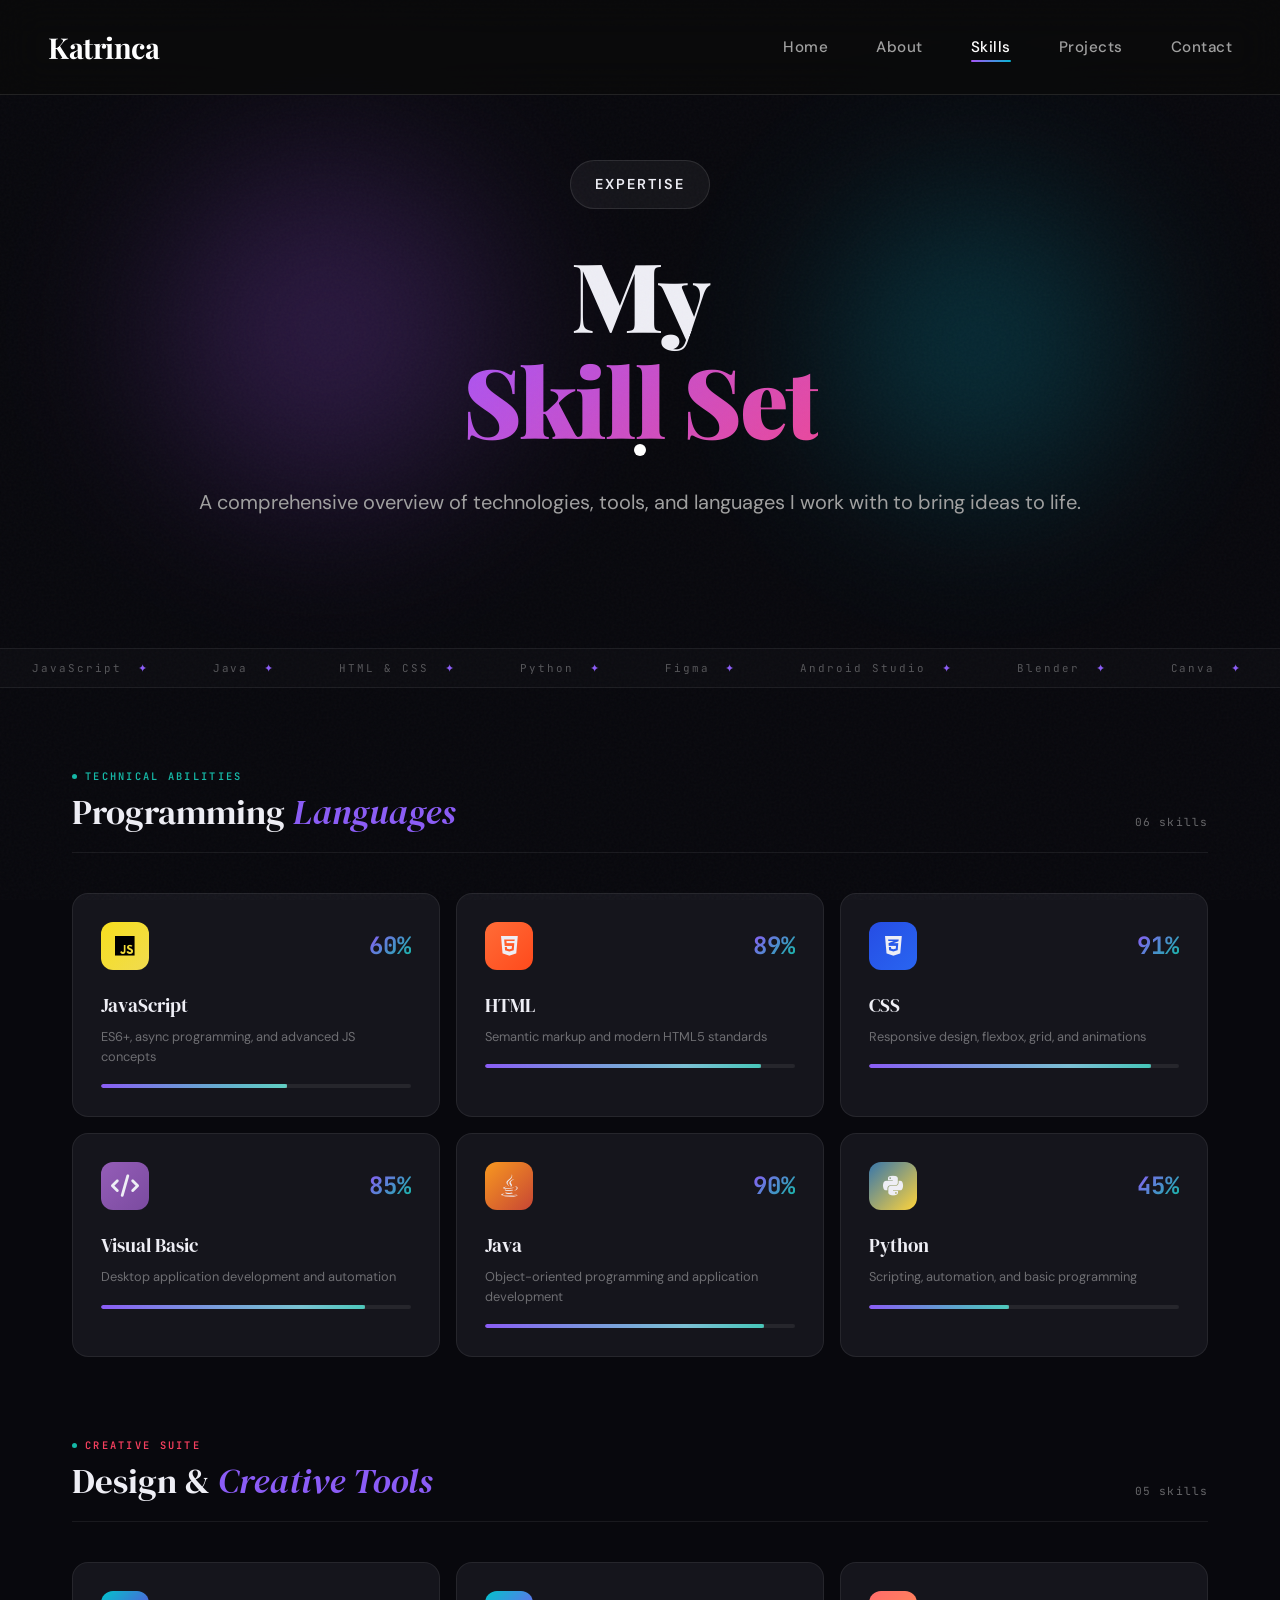
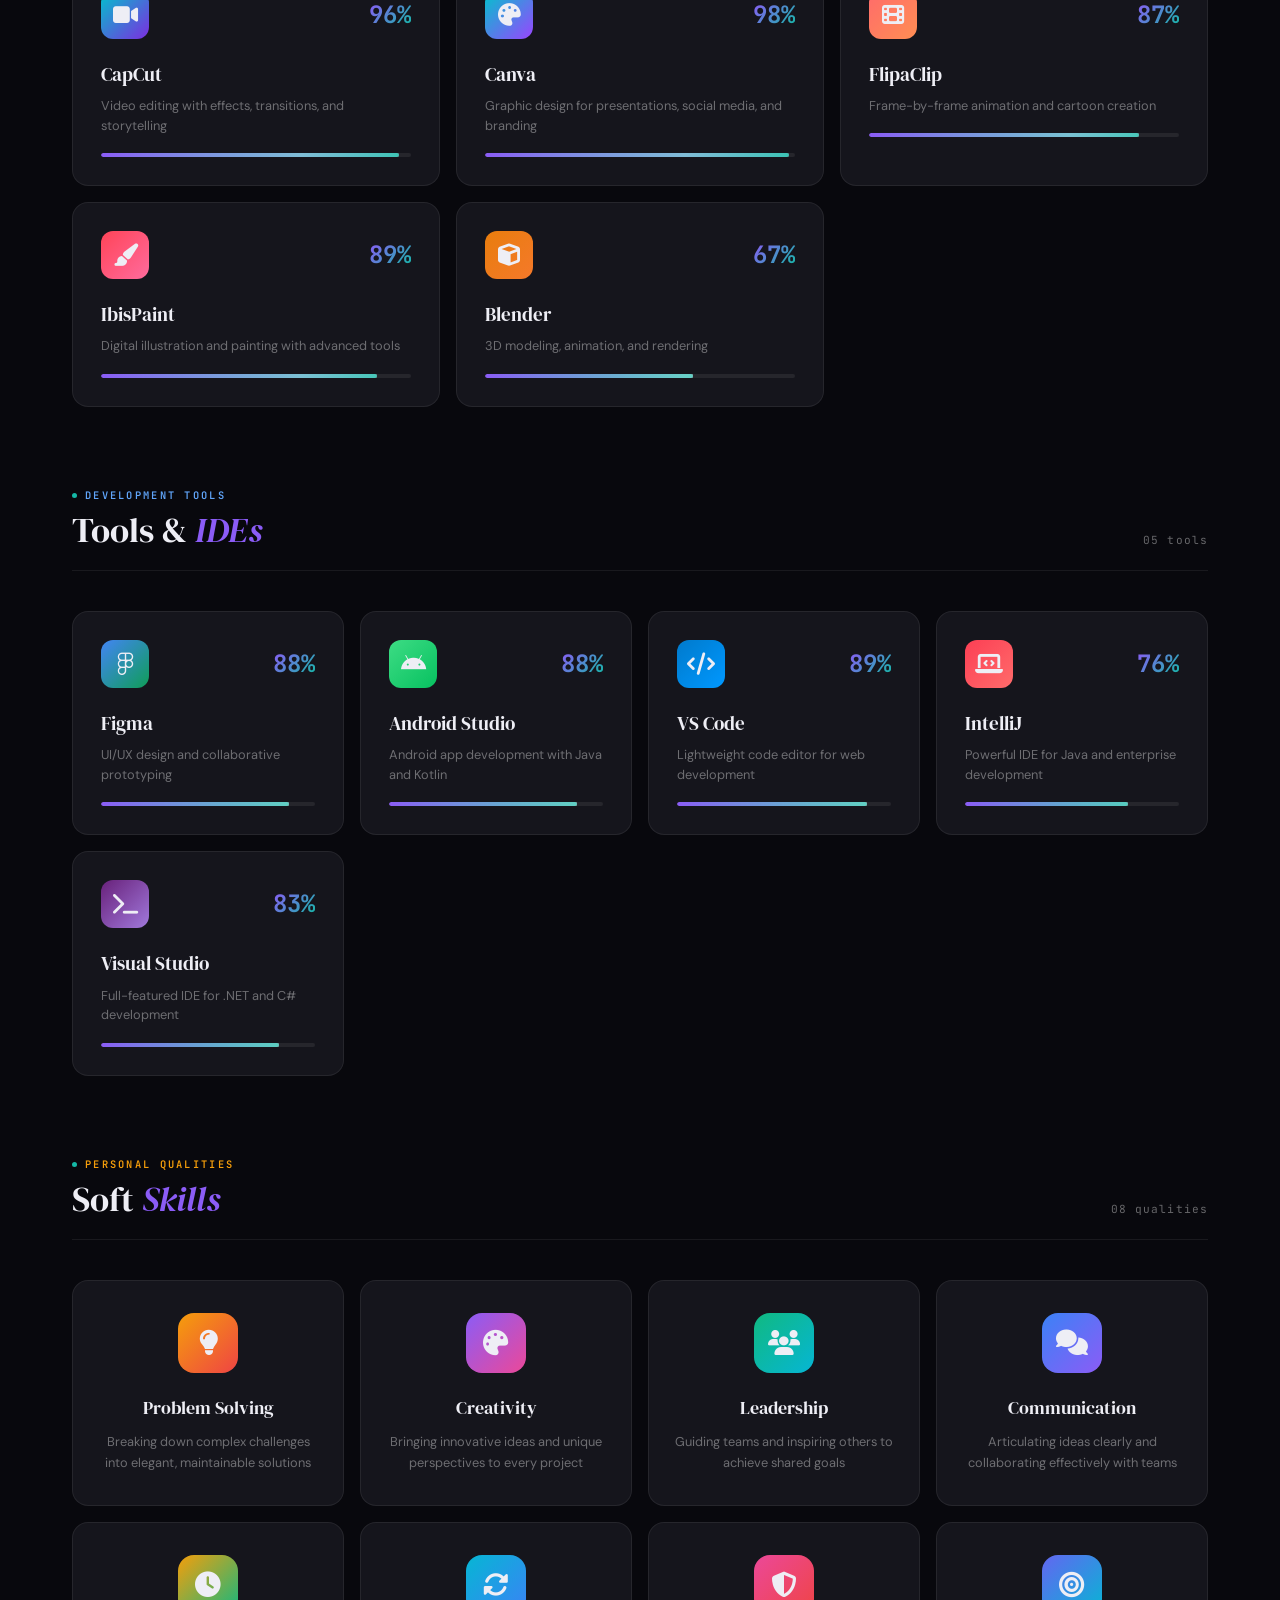
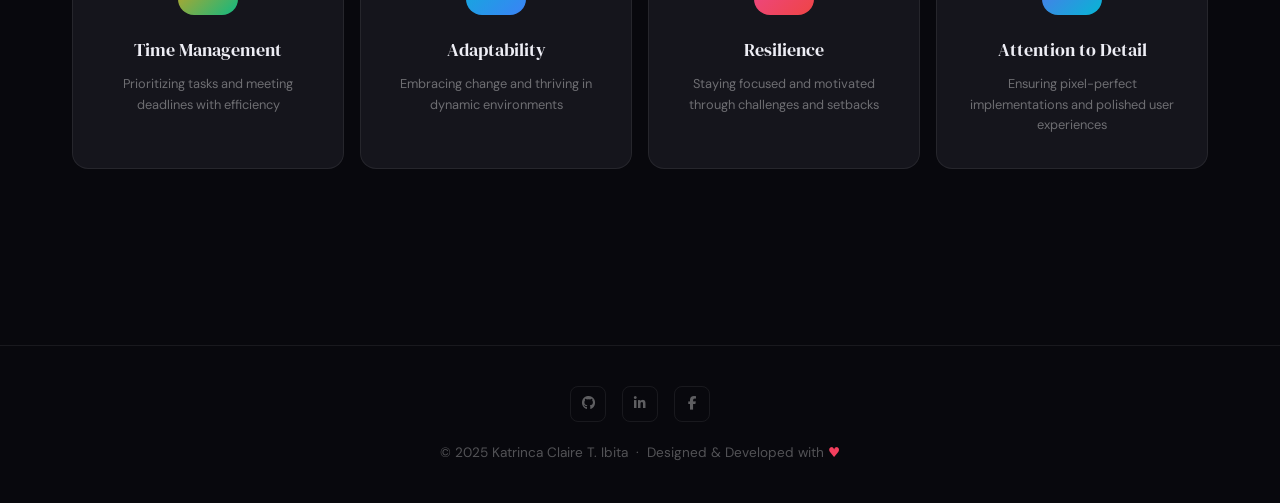
<file: skills.html>
<!DOCTYPE html>
<html lang="en">
<head>
  <meta charset="UTF-8">
  <meta name="viewport" content="width=device-width, initial-scale=1.0">
  <title>Skills - Katrinca</title>
  <link rel="stylesheet" href="main.css">
  <link rel="stylesheet" href="https://cdnjs.cloudflare.com/ajax/libs/font-awesome/6.4.0/css/all.min.css">
  <link href="https://fonts.googleapis.com/css2?family=DM+Serif+Display:ital@0;1&family=DM+Sans:opsz,wght@9..40,300;9..40,400;9..40,500;9..40,600;9..40,700&family=JetBrains+Mono:wght@400;500;600&display=swap" rel="stylesheet">

  <style>
    :root {
      --ink:       #08080d;
      --surface:   #111116;
      --surface-2: #15151c;
      --border:    rgba(255,255,255,0.07);
      --border-lit:rgba(255,255,255,0.15);
      --txt:       #eeeef5;
      --txt-dim:   rgba(255,255,255,0.38);
      --violet:    #8b5cf6;
      --teal:      #14b8a6;
      --rose:      #f43f5e;
      --font-serif:'DM Serif Display', Georgia, serif;
      --font-sans: 'DM Sans', system-ui, sans-serif;
      --font-mono: 'JetBrains Mono', monospace;
    }

    *, *::before, *::after { box-sizing: border-box; }
    body { font-family: var(--font-sans); background: var(--ink); color: var(--txt); overflow-x: hidden; }

    /* ============================================================
       ANIMATIONS
    ============================================================ */
    @keyframes fadeUp   { from{opacity:0;transform:translateY(22px)} to{opacity:1;transform:translateY(0)} }
    @keyframes barFill  { from{width:0} }
    @keyframes ticker   { 0%{transform:translateX(0)} 100%{transform:translateX(-50%)} }
    @keyframes float    { 0%,100%{transform:translateY(0)} 50%{transform:translateY(-8px)} }
    @keyframes shimmerBar {
      0%  { background-position: -400px 0 }
      100%{ background-position:  400px 0 }
    }

    /* ============================================================
       TICKER
    ============================================================ */
    .ticker-wrap {
      overflow: hidden;
      border-top: 1px solid var(--border); border-bottom: 1px solid var(--border);
      padding: 0.65rem 0; background: rgba(255,255,255,0.015);
      margin-bottom: 5rem;
    }
    .ticker-track {
      display: flex; width: max-content;
      animation: ticker 30s linear infinite;
    }
    .ticker-item {
      font-family: var(--font-mono); font-size: 0.68rem; letter-spacing: 0.18em;
      color: rgba(255,255,255,0.3); padding: 0 2rem;
      display: flex; align-items: center; gap: 1rem; white-space: nowrap;
    }
    .ticker-item span { color: var(--violet); }

    /* ============================================================
       SECTION WRAPPER
    ============================================================ */
    .skills-section {
      max-width: 1200px; margin: 0 auto;
      padding: 0 2rem 6rem;
    }

    /* ============================================================
       CATEGORY HEADER ROW
    ============================================================ */
    .cat-header {
      display: flex; align-items: flex-end; justify-content: space-between;
      border-bottom: 1px solid var(--border);
      padding-bottom: 1.25rem; margin-bottom: 2.5rem;
    }
    .cat-header__left {}
    .cat-eyebrow {
      font-family: var(--font-mono); font-size: 0.65rem; font-weight: 600;
      letter-spacing: 0.22em; text-transform: uppercase;
      color: var(--teal); margin-bottom: 0.5rem;
      display: flex; align-items: center; gap: 0.5rem;
    }
    .cat-eyebrow::before {
      content: ''; width: 5px; height: 5px; border-radius: 50%; background: var(--teal); flex-shrink: 0;
    }
    .cat-title {
      font-family: var(--font-serif); font-size: 2.2rem; line-height: 1.1;
    }
    .cat-title em { font-style: italic; color: var(--violet); }
    .cat-count {
      font-family: var(--font-mono); font-size: 0.7rem; color: var(--txt-dim);
      letter-spacing: 0.1em;
    }

    /* ============================================================
       SKILL CARDS GRID
    ============================================================ */
    .skills-grid {
      display: grid;
      grid-template-columns: repeat(3, 1fr);
      gap: 1rem;
      margin-bottom: 5rem;
    }
    .skills-grid--4 { grid-template-columns: repeat(4, 1fr); }
    .skills-grid--soft { grid-template-columns: repeat(4, 1fr); }

    /* ============================================================
       TECHNICAL SKILL CARD
    ============================================================ */
    .sk-card {
      background: var(--surface-2);
      border: 1px solid var(--border);
      border-radius: 16px;
      padding: 1.75rem;
      position: relative; overflow: hidden;
      transition: border-color 0.3s, transform 0.3s, box-shadow 0.3s;
      animation: fadeUp 0.6s ease both;
    }
    .sk-card:hover {
      border-color: var(--border-lit);
      transform: translateY(-4px);
      box-shadow: 0 20px 60px rgba(0,0,0,0.5);
    }

    /* shimmer sweep */
    .sk-card::after {
      content: ''; position: absolute; inset: 0; pointer-events: none;
      background: linear-gradient(105deg, transparent 40%, rgba(255,255,255,0.035) 50%, transparent 60%);
      transform: translateX(-100%); transition: none;
    }
    .sk-card:hover::after { animation: shimmerSweep 0.6s ease forwards; }
    @keyframes shimmerSweep {
      from { transform: translateX(-100%) }
      to   { transform: translateX(100%)  }
    }

    .sk-card__top {
      display: flex; align-items: center; justify-content: space-between;
      margin-bottom: 1.25rem;
    }
    .sk-card__icon {
      width: 48px; height: 48px; border-radius: 12px;
      display: flex; align-items: center; justify-content: center;
      font-size: 1.4rem; flex-shrink: 0;
      transition: transform 0.3s;
    }
    .sk-card:hover .sk-card__icon { transform: scale(1.1) rotate(-5deg); }

    .sk-card__pct {
      font-family: var(--font-mono); font-size: 1.5rem; font-weight: 700;
      background: linear-gradient(135deg, var(--violet), var(--teal));
      -webkit-background-clip: text; -webkit-text-fill-color: transparent; background-clip: text;
      line-height: 1;
    }

    .sk-card__name {
      font-family: var(--font-serif); font-size: 1.2rem; margin-bottom: 0.4rem;
    }
    .sk-card__desc {
      font-size: 0.8rem; color: var(--txt-dim); line-height: 1.55; margin-bottom: 1.1rem;
    }

    /* Progress bar */
    .sk-bar {
      height: 4px; background: rgba(255,255,255,0.07);
      border-radius: 99px; overflow: hidden;
    }
    .sk-bar__fill {
      height: 100%; border-radius: 99px;
      background: linear-gradient(90deg, var(--violet), var(--teal));
      width: 0; transition: width 1.4s cubic-bezier(0.65,0,0.35,1);
      position: relative;
    }
    .sk-bar__fill::after {
      content: ''; position: absolute; inset: 0;
      background: linear-gradient(90deg, transparent, rgba(255,255,255,0.35), transparent);
      background-size: 400px 100%;
      animation: shimmerBar 2s infinite;
    }

    /* ============================================================
       SOFT SKILL CARD
    ============================================================ */
    .soft-card {
      background: var(--surface-2);
      border: 1px solid var(--border);
      border-radius: 16px; padding: 2rem 1.5rem;
      text-align: center;
      position: relative; overflow: hidden;
      transition: border-color 0.3s, transform 0.3s, box-shadow 0.3s;
      animation: fadeUp 0.6s ease both;
    }
    .soft-card:hover {
      border-color: var(--border-lit);
      transform: translateY(-5px);
      box-shadow: 0 20px 60px rgba(0,0,0,0.5);
    }
    .soft-card::before {
      content: ''; position: absolute;
      top: 50%; left: 50%; width: 0; height: 0; border-radius: 50%;
      background: radial-gradient(circle, rgba(139,92,246,0.12) 0%, transparent 70%);
      transform: translate(-50%,-50%);
      transition: width 0.6s, height 0.6s;
    }
    .soft-card:hover::before { width: 280%; height: 280%; }

    .soft-card__icon {
      width: 60px; height: 60px; border-radius: 16px;
      display: flex; align-items: center; justify-content: center;
      font-size: 1.6rem; margin: 0 auto 1.25rem;
      animation: float 3s ease-in-out infinite;
      position: relative; z-index: 1;
      transition: transform 0.4s;
    }
    .soft-card:hover .soft-card__icon { transform: scale(1.15) rotate(8deg); animation-play-state: paused; }

    .soft-card__name {
      font-family: var(--font-serif); font-size: 1.15rem; margin-bottom: 0.6rem;
      position: relative; z-index: 1;
    }
    .soft-card__desc {
      font-size: 0.8rem; color: var(--txt-dim); line-height: 1.6;
      position: relative; z-index: 1;
    }

    /* ============================================================
       STAGGER DELAYS
    ============================================================ */
    .sk-card:nth-child(1), .soft-card:nth-child(1) { animation-delay: 0.05s }
    .sk-card:nth-child(2), .soft-card:nth-child(2) { animation-delay: 0.1s }
    .sk-card:nth-child(3), .soft-card:nth-child(3) { animation-delay: 0.15s }
    .sk-card:nth-child(4), .soft-card:nth-child(4) { animation-delay: 0.2s }
    .sk-card:nth-child(5), .soft-card:nth-child(5) { animation-delay: 0.25s }
    .sk-card:nth-child(6), .soft-card:nth-child(6) { animation-delay: 0.3s }
    .sk-card:nth-child(7), .soft-card:nth-child(7) { animation-delay: 0.35s }
    .sk-card:nth-child(8), .soft-card:nth-child(8) { animation-delay: 0.4s }

    /* ============================================================
       FOOTER
    ============================================================ */
    .site-footer {
      border-top: 1px solid var(--border); text-align: center;
      padding: 2.5rem 2rem; font-size: 0.85rem; color: rgba(255,255,255,0.3);
    }
    .footer-socials { display: flex; justify-content: center; gap: 1rem; margin-bottom: 1.25rem; }
    .footer-socials a {
      width: 36px; height: 36px; border-radius: 8px;
      border: 1px solid var(--border);
      display: flex; align-items: center; justify-content: center;
      color: rgba(255,255,255,0.35); text-decoration: none; font-size: 0.85rem;
      transition: all 0.2s;
    }
    .footer-socials a:hover { border-color: var(--violet); color: var(--violet); background: rgba(139,92,246,0.08); }

    /* ============================================================
       RESPONSIVE
    ============================================================ */
    @media (max-width: 1024px) {
      .skills-grid--4 { grid-template-columns: repeat(3, 1fr); }
      .skills-grid--soft { grid-template-columns: repeat(2, 1fr); }
    }
    @media (max-width: 768px) {
      .skills-grid, .skills-grid--4, .skills-grid--soft { grid-template-columns: 1fr 1fr; }
      .cat-title { font-size: 1.7rem; }
    }
    @media (max-width: 500px) {
      .skills-grid, .skills-grid--4, .skills-grid--soft { grid-template-columns: 1fr; }
    }
  </style>
</head>

<body>
  <div class="grain-overlay"></div>

  <!-- NAV -->
  <nav class="navbar">
    <div class="nav-container">
      <div class="logo">Katrinca</div>
      <ul class="nav-links">
        <li><a href="index.html">Home</a></li>
        <li><a href="about.html">About</a></li>
        <li><a href="skills.html">Skills</a></li>
        <li><a href="projects.html">Projects</a></li>
        <li><a href="contact.html">Contact</a></li>
      </ul>
      <button class="menu-toggle"><span></span><span></span><span></span></button>
    </div>
  </nav>

  <!-- ============================================================
       HERO — original preserved exactly
  ============================================================ -->
  <section class="section" style="padding-top: 10rem; position: relative;">
    <div class="gradient-orb orb-1"></div>
    <div class="gradient-orb orb-2"></div>
    <div class="container">
      <div style="max-width: 900px; margin: 0 auto; text-align: center;">
        <div class="fade-in" style="animation-delay: 0.2s; margin-bottom: 2rem;">
          <span style="display:inline-block;padding:0.75rem 1.5rem;background:rgba(255,255,255,0.05);border:1px solid rgba(255,255,255,0.1);border-radius:50px;font-size:0.9rem;font-weight:600;letter-spacing:2px;">
            EXPERTISE
          </span>
        </div>
        <h1 class="fade-in" style="animation-delay: 0.4s; margin-bottom: 2rem;">
          <span class="animated-text">My</span><br>
          <span class="gradient-text">Skill Set</span>
        </h1>
        <p class="fade-in text-secondary" style="animation-delay: 0.6s; font-size: 1.25rem; line-height: 1.8;">
          A comprehensive overview of technologies, tools, and languages I work with to bring ideas to life.
        </p>
      </div>
    </div>
  </section>

  <!-- TICKER -->
  <div class="ticker-wrap">
    <div class="ticker-track">
      <div class="ticker-item">JavaScript <span>✦</span></div>
      <div class="ticker-item">Java <span>✦</span></div>
      <div class="ticker-item">HTML &amp; CSS <span>✦</span></div>
      <div class="ticker-item">Python <span>✦</span></div>
      <div class="ticker-item">Figma <span>✦</span></div>
      <div class="ticker-item">Android Studio <span>✦</span></div>
      <div class="ticker-item">Blender <span>✦</span></div>
      <div class="ticker-item">Canva <span>✦</span></div>
      <div class="ticker-item">VS Code <span>✦</span></div>
      <div class="ticker-item">IntelliJ <span>✦</span></div>
      <div class="ticker-item">JavaScript <span>✦</span></div>
      <div class="ticker-item">Java <span>✦</span></div>
      <div class="ticker-item">HTML &amp; CSS <span>✦</span></div>
      <div class="ticker-item">Python <span>✦</span></div>
      <div class="ticker-item">Figma <span>✦</span></div>
      <div class="ticker-item">Android Studio <span>✦</span></div>
      <div class="ticker-item">Blender <span>✦</span></div>
      <div class="ticker-item">Canva <span>✦</span></div>
      <div class="ticker-item">VS Code <span>✦</span></div>
      <div class="ticker-item">IntelliJ <span>✦</span></div>
    </div>
  </div>

  <!-- ============================================================
       PROGRAMMING LANGUAGES
  ============================================================ -->
  <div class="skills-section">

    <!-- Category Header -->
    <div class="cat-header">
      <div class="cat-header__left">
        <div class="cat-eyebrow">Technical Abilities</div>
        <div class="cat-title">Programming <em>Languages</em></div>
      </div>
      <div class="cat-count">06 skills</div>
    </div>

    <div class="skills-grid" id="langGrid">

      <div class="sk-card">
        <div class="sk-card__top">
          <div class="sk-card__icon" style="background:linear-gradient(135deg,#F7DF1E,#F0DB4F);">
            <i class="fab fa-js" style="color:#000;"></i>
          </div>
          <div class="sk-card__pct">60%</div>
        </div>
        <div class="sk-card__name">JavaScript</div>
        <div class="sk-card__desc">ES6+, async programming, and advanced JS concepts</div>
        <div class="sk-bar"><div class="sk-bar__fill" data-width="60"></div></div>
      </div>

      <div class="sk-card">
        <div class="sk-card__top">
          <div class="sk-card__icon" style="background:linear-gradient(135deg,#FF6C37,#FF4A1C);">
            <i class="fab fa-html5"></i>
          </div>
          <div class="sk-card__pct">89%</div>
        </div>
        <div class="sk-card__name">HTML</div>
        <div class="sk-card__desc">Semantic markup and modern HTML5 standards</div>
        <div class="sk-bar"><div class="sk-bar__fill" data-width="89"></div></div>
      </div>

      <div class="sk-card">
        <div class="sk-card__top">
          <div class="sk-card__icon" style="background:linear-gradient(135deg,#264DE4,#2965F1);">
            <i class="fab fa-css3-alt"></i>
          </div>
          <div class="sk-card__pct">91%</div>
        </div>
        <div class="sk-card__name">CSS</div>
        <div class="sk-card__desc">Responsive design, flexbox, grid, and animations</div>
        <div class="sk-bar"><div class="sk-bar__fill" data-width="91"></div></div>
      </div>

      <div class="sk-card">
        <div class="sk-card__top">
          <div class="sk-card__icon" style="background:linear-gradient(135deg,#945DB7,#7B4BA0);">
            <i class="fas fa-code"></i>
          </div>
          <div class="sk-card__pct">85%</div>
        </div>
        <div class="sk-card__name">Visual Basic</div>
        <div class="sk-card__desc">Desktop application development and automation</div>
        <div class="sk-bar"><div class="sk-bar__fill" data-width="85"></div></div>
      </div>

      <div class="sk-card">
        <div class="sk-card__top">
          <div class="sk-card__icon" style="background:linear-gradient(135deg,#F89820,#C74634);">
            <i class="fab fa-java"></i>
          </div>
          <div class="sk-card__pct">90%</div>
        </div>
        <div class="sk-card__name">Java</div>
        <div class="sk-card__desc">Object-oriented programming and application development</div>
        <div class="sk-bar"><div class="sk-bar__fill" data-width="90"></div></div>
      </div>

      <div class="sk-card">
        <div class="sk-card__top">
          <div class="sk-card__icon" style="background:linear-gradient(135deg,#3776AB,#FFD43B);">
            <i class="fab fa-python"></i>
          </div>
          <div class="sk-card__pct">45%</div>
        </div>
        <div class="sk-card__name">Python</div>
        <div class="sk-card__desc">Scripting, automation, and basic programming</div>
        <div class="sk-bar"><div class="sk-bar__fill" data-width="45"></div></div>
      </div>

    </div>

    <!-- ============================================================
         DESIGN & CREATIVE TOOLS
    ============================================================ -->
    <div class="cat-header">
      <div class="cat-header__left">
        <div class="cat-eyebrow" style="color:var(--rose);">Creative Suite
          <style>.cat-eyebrow.rose::before{background:var(--rose)!important}</style>
        </div>
        <div class="cat-title">Design &amp; <em>Creative Tools</em></div>
      </div>
      <div class="cat-count">05 skills</div>
    </div>

    <div class="skills-grid" id="designGrid">

      <div class="sk-card">
        <div class="sk-card__top">
          <div class="sk-card__icon" style="background:linear-gradient(135deg,#00C4CC,#7C2DE0);">
            <i class="fas fa-video"></i>
          </div>
          <div class="sk-card__pct">96%</div>
        </div>
        <div class="sk-card__name">CapCut</div>
        <div class="sk-card__desc">Video editing with effects, transitions, and storytelling</div>
        <div class="sk-bar"><div class="sk-bar__fill" data-width="96"></div></div>
      </div>

      <div class="sk-card">
        <div class="sk-card__top">
          <div class="sk-card__icon" style="background:linear-gradient(135deg,#00C4CC,#9945FF);">
            <i class="fas fa-palette"></i>
          </div>
          <div class="sk-card__pct">98%</div>
        </div>
        <div class="sk-card__name">Canva</div>
        <div class="sk-card__desc">Graphic design for presentations, social media, and branding</div>
        <div class="sk-bar"><div class="sk-bar__fill" data-width="98"></div></div>
      </div>

      <div class="sk-card">
        <div class="sk-card__top">
          <div class="sk-card__icon" style="background:linear-gradient(135deg,#FF6B6B,#FF8E53);">
            <i class="fas fa-film"></i>
          </div>
          <div class="sk-card__pct">87%</div>
        </div>
        <div class="sk-card__name">FlipaClip</div>
        <div class="sk-card__desc">Frame-by-frame animation and cartoon creation</div>
        <div class="sk-bar"><div class="sk-bar__fill" data-width="87"></div></div>
      </div>

      <div class="sk-card">
        <div class="sk-card__top">
          <div class="sk-card__icon" style="background:linear-gradient(135deg,#FF4458,#FF6B9D);">
            <i class="fas fa-paintbrush"></i>
          </div>
          <div class="sk-card__pct">89%</div>
        </div>
        <div class="sk-card__name">IbisPaint</div>
        <div class="sk-card__desc">Digital illustration and painting with advanced tools</div>
        <div class="sk-bar"><div class="sk-bar__fill" data-width="89"></div></div>
      </div>

      <div class="sk-card">
        <div class="sk-card__top">
          <div class="sk-card__icon" style="background:linear-gradient(135deg,#E87D0D,#F5792A);">
            <i class="fas fa-cube"></i>
          </div>
          <div class="sk-card__pct">67%</div>
        </div>
        <div class="sk-card__name">Blender</div>
        <div class="sk-card__desc">3D modeling, animation, and rendering</div>
        <div class="sk-bar"><div class="sk-bar__fill" data-width="67"></div></div>
      </div>

    </div>

    <!-- ============================================================
         TOOLS & IDEs
    ============================================================ -->
    <div class="cat-header">
      <div class="cat-header__left">
        <div class="cat-eyebrow" style="color:#60a5fa;">Development Tools</div>
        <div class="cat-title">Tools &amp; <em>IDEs</em></div>
      </div>
      <div class="cat-count">05 tools</div>
    </div>

    <div class="skills-grid skills-grid--4" id="toolsGrid">

      <div class="sk-card">
        <div class="sk-card__top">
          <div class="sk-card__icon" style="background:linear-gradient(135deg,#4285F4,#0F9D58);">
            <i class="fab fa-figma"></i>
          </div>
          <div class="sk-card__pct">88%</div>
        </div>
        <div class="sk-card__name">Figma</div>
        <div class="sk-card__desc">UI/UX design and collaborative prototyping</div>
        <div class="sk-bar"><div class="sk-bar__fill" data-width="88"></div></div>
      </div>

      <div class="sk-card">
        <div class="sk-card__top">
          <div class="sk-card__icon" style="background:linear-gradient(135deg,#3DDC84,#07C160);">
            <i class="fab fa-android"></i>
          </div>
          <div class="sk-card__pct">88%</div>
        </div>
        <div class="sk-card__name">Android Studio</div>
        <div class="sk-card__desc">Android app development with Java and Kotlin</div>
        <div class="sk-bar"><div class="sk-bar__fill" data-width="88"></div></div>
      </div>

      <div class="sk-card">
        <div class="sk-card__top">
          <div class="sk-card__icon" style="background:linear-gradient(135deg,#007ACC,#0098FF);">
            <i class="fas fa-code"></i>
          </div>
          <div class="sk-card__pct">89%</div>
        </div>
        <div class="sk-card__name">VS Code</div>
        <div class="sk-card__desc">Lightweight code editor for web development</div>
        <div class="sk-bar"><div class="sk-bar__fill" data-width="89"></div></div>
      </div>

      <div class="sk-card">
        <div class="sk-card__top">
          <div class="sk-card__icon" style="background:linear-gradient(135deg,#FC3F54,#FF6B6B);">
            <i class="fas fa-laptop-code"></i>
          </div>
          <div class="sk-card__pct">76%</div>
        </div>
        <div class="sk-card__name">IntelliJ</div>
        <div class="sk-card__desc">Powerful IDE for Java and enterprise development</div>
        <div class="sk-bar"><div class="sk-bar__fill" data-width="76"></div></div>
      </div>

      <div class="sk-card">
        <div class="sk-card__top">
          <div class="sk-card__icon" style="background:linear-gradient(135deg,#68217A,#A179DC);">
            <i class="fas fa-terminal"></i>
          </div>
          <div class="sk-card__pct">83%</div>
        </div>
        <div class="sk-card__name">Visual Studio</div>
        <div class="sk-card__desc">Full-featured IDE for .NET and C# development</div>
        <div class="sk-bar"><div class="sk-bar__fill" data-width="83"></div></div>
      </div>

    </div>

    <!-- ============================================================
         SOFT SKILLS
    ============================================================ -->
    <div class="cat-header">
      <div class="cat-header__left">
        <div class="cat-eyebrow" style="color:#f59e0b;">Personal Qualities</div>
        <div class="cat-title">Soft <em>Skills</em></div>
      </div>
      <div class="cat-count">08 qualities</div>
    </div>

    <div class="skills-grid skills-grid--soft" id="softGrid">

      <div class="soft-card">
        <div class="soft-card__icon" style="background:linear-gradient(135deg,#F59E0B,#EF4444);">
          <i class="fas fa-lightbulb"></i>
        </div>
        <div class="soft-card__name">Problem Solving</div>
        <div class="soft-card__desc">Breaking down complex challenges into elegant, maintainable solutions</div>
      </div>

      <div class="soft-card">
        <div class="soft-card__icon" style="background:linear-gradient(135deg,#8B5CF6,#EC4899);animation-delay:0.3s;">
          <i class="fas fa-palette"></i>
        </div>
        <div class="soft-card__name">Creativity</div>
        <div class="soft-card__desc">Bringing innovative ideas and unique perspectives to every project</div>
      </div>

      <div class="soft-card">
        <div class="soft-card__icon" style="background:linear-gradient(135deg,#10B981,#06B6D4);animation-delay:0.6s;">
          <i class="fas fa-users"></i>
        </div>
        <div class="soft-card__name">Leadership</div>
        <div class="soft-card__desc">Guiding teams and inspiring others to achieve shared goals</div>
      </div>

      <div class="soft-card">
        <div class="soft-card__icon" style="background:linear-gradient(135deg,#3B82F6,#8B5CF6);animation-delay:0.9s;">
          <i class="fas fa-comments"></i>
        </div>
        <div class="soft-card__name">Communication</div>
        <div class="soft-card__desc">Articulating ideas clearly and collaborating effectively with teams</div>
      </div>

      <div class="soft-card">
        <div class="soft-card__icon" style="background:linear-gradient(135deg,#F59E0B,#10B981);animation-delay:1.2s;">
          <i class="fas fa-clock"></i>
        </div>
        <div class="soft-card__name">Time Management</div>
        <div class="soft-card__desc">Prioritizing tasks and meeting deadlines with efficiency</div>
      </div>

      <div class="soft-card">
        <div class="soft-card__icon" style="background:linear-gradient(135deg,#06B6D4,#3B82F6);animation-delay:1.5s;">
          <i class="fas fa-sync-alt"></i>
        </div>
        <div class="soft-card__name">Adaptability</div>
        <div class="soft-card__desc">Embracing change and thriving in dynamic environments</div>
      </div>

      <div class="soft-card">
        <div class="soft-card__icon" style="background:linear-gradient(135deg,#EC4899,#EF4444);animation-delay:1.8s;">
          <i class="fas fa-shield-alt"></i>
        </div>
        <div class="soft-card__name">Resilience</div>
        <div class="soft-card__desc">Staying focused and motivated through challenges and setbacks</div>
      </div>

      <div class="soft-card">
        <div class="soft-card__icon" style="background:linear-gradient(135deg,#6366F1,#06B6D4);animation-delay:2.1s;">
          <i class="fas fa-bullseye"></i>
        </div>
        <div class="soft-card__name">Attention to Detail</div>
        <div class="soft-card__desc">Ensuring pixel-perfect implementations and polished user experiences</div>
      </div>

    </div>
  </div><!-- /skills-section -->

  <!-- FOOTER -->
  <footer class="site-footer">
    <div class="footer-socials">
      <a href="https://github.com/techkat18" target="_blank"><i class="fab fa-github"></i></a>
      <a href="https://www.linkedin.com/in/katrinca-claire-ibita-760782335" target="_blank"><i class="fab fa-linkedin-in"></i></a>
      <a href="https://www.facebook.com/katrincaclaire.ibita" target="_blank"><i class="fab fa-facebook-f"></i></a>
    </div>
    <p>&copy; 2025 Katrinca Claire T. Ibita &nbsp;·&nbsp; Designed &amp; Developed with <span style="color:#f43f5e;">♥</span></p>
  </footer>

  <script src="main.js"></script>
  <script>
    /* Animate progress bars when they enter viewport */
    const barObserver = new IntersectionObserver((entries) => {
      entries.forEach(entry => {
        if (entry.isIntersecting) {
          entry.target.querySelectorAll('.sk-bar__fill').forEach(fill => {
            const w = fill.dataset.width;
            fill.style.width = '0%';
            requestAnimationFrame(() => {
              setTimeout(() => { fill.style.width = w + '%'; }, 80);
            });
          });
          barObserver.unobserve(entry.target);
        }
      });
    }, { threshold: 0.2 });

    ['langGrid','designGrid','toolsGrid'].forEach(id => {
      const el = document.getElementById(id);
      if (el) barObserver.observe(el);
    });

    /* Mobile nav */
    document.querySelector('.menu-toggle')?.addEventListener('click', function() {
      document.querySelector('.nav-links')?.classList.toggle('active');
    });
  </script>

  <style>
    .nav-links { transition: left 0.3s ease !important; }
    .nav-links.active { left:0!important;display:flex!important;visibility:visible!important;opacity:1!important; }
    @media(max-width:900px){
      .nav-links{display:flex;opacity:0}
      .nav-links.active{opacity:1!important}
      .nav-links a{color:white!important;font-size:1.5rem!important;padding:1rem 0!important;display:block!important;visibility:visible!important}
      .nav-links li{display:block!important;opacity:1!important;visibility:visible!important}
    }
  </style>
</body>
</html>
</file>
<file: main.css>
@import url('https://fonts.googleapis.com/css2?family=Playfair+Display:wght@400;600;700;900&family=Instrument+Sans:wght@400;500;600;700&display=swap');

/* ==================== RESET & BASE ==================== */
* {
  margin: 0;
  padding: 0;
  box-sizing: border-box;
}

:root {
  --bg-primary: #0a0a0a;
  --bg-secondary: #1a1a1a;
  --text-primary: #ffffff;
  --text-secondary: #a0a0a0;
  --accent-purple: #a855f7;
  --accent-cyan: #06b6d4;
  --accent-pink: #ec4899;
  --border-color: rgba(255, 255, 255, 0.1);
  --blur-bg: rgba(10, 10, 10, 0.8);
}

html {
  scroll-behavior: smooth;
  overflow-x: hidden;
}

body {
  font-family: 'Instrument Sans', sans-serif;
  background-color: var(--bg-primary);
  color: var(--text-primary);
  line-height: 1.6;
  overflow-x: hidden;
}

/* ==================== NAVIGATION ==================== */
.navbar {
  position: fixed;
  top: 0;
  left: 0;
  width: 100%;
  z-index: 999999 !important;
  background: var(--blur-bg);
  backdrop-filter: blur(20px);
  border-bottom: 1px solid var(--border-color);
  padding: 1.5rem 0;
  transform: translateY(-100%);
  animation: slideDown 0.8s ease forwards;
}

@keyframes slideDown {
  to { transform: translateY(0); }
}

.nav-container {
  max-width: 1400px;
  margin: 0 auto;
  padding: 0 3rem;
  display: flex;
  justify-content: space-between;
  align-items: center;
  position: relative;
}

.logo {
  font-family: 'Playfair Display', serif;
  font-size: 1.8rem;
  font-weight: 700;
  letter-spacing: -0.5px;
  transition: transform 0.3s ease;
  z-index: 999999 !important;
  position: relative;
  text-decoration: none;
  color: var(--text-primary);
}

.logo:hover {
  transform: scale(1.05);
}

.nav-links {
  display: flex;
  gap: 3rem;
  list-style: none;
  z-index: 999998 !important;
}

.nav-links a {
  color: var(--text-secondary);
  text-decoration: none;
  font-size: 0.95rem;
  font-weight: 500;
  letter-spacing: 0.5px;
  position: relative;
  transition: color 0.3s ease;

  /* Remove all default browser focus rings */
  outline: none;
  -webkit-tap-highlight-color: transparent;
  user-select: none;
}

/* Clean animated underline — the only active indicator */
.nav-links a::after {
  content: '';
  position: absolute;
  bottom: -5px;
  left: 0;
  width: 0;
  height: 2px;
  background: linear-gradient(90deg, var(--accent-purple), var(--accent-cyan));
  transition: width 0.3s ease;
  border-radius: 2px;
}

.nav-links a:hover {
  color: var(--text-primary);
}

.nav-links a:hover::after,
.nav-links a.active::after {
  width: 100%;
}

.nav-links a.active {
  color: var(--text-primary);
}

/* Keyboard tab focus — clean underline instead of blob */
.nav-links a:focus-visible {
  outline: none;
  color: var(--text-primary);
}
.nav-links a:focus-visible::after {
  width: 100%;
  background: linear-gradient(90deg, var(--accent-cyan), var(--accent-purple));
}

/* ==================== MOBILE MENU BUTTON ==================== */
.menu-toggle {
  display: none;
  flex-direction: column;
  gap: 6px;
  background: none;
  border: none;
  cursor: pointer !important;
  z-index: 999999 !important;
  position: relative !important;
  padding: 15px !important;
  width: 60px !important;
  height: 60px !important;
  justify-content: center;
  align-items: center;
  opacity: 1 !important;
  pointer-events: auto !important;
  touch-action: manipulation !important;
  -webkit-tap-highlight-color: transparent;
  outline: none;
}

.menu-toggle:focus-visible {
  outline: none;
}

.menu-toggle span {
  width: 30px;
  height: 3px;
  background: white !important;
  transition: all 0.3s ease;
  display: block !important;
  pointer-events: none;
  border-radius: 2px;
}

/* ==================== CUSTOM CURSOR ==================== */
.cursor {
  width: 12px;
  height: 12px;
  background: white;
  border-radius: 50%;
  position: fixed;
  top: 0;
  left: 0;
  transform: translate(-50%, -50%);
  pointer-events: none;
  z-index: 2147483647;
  opacity: 1;
  display: block;
  transition:
    transform 0.15s ease,
    width 0.25s ease,
    height 0.25s ease,
    background 0.25s ease;
  will-change: transform;
}

.cursor.hover {
  width: 40px;
  height: 40px;
  background: rgba(255, 255, 255, 0.55);
}

@media (hover: none) and (pointer: coarse) {
  .cursor { display: none !important; }
}

/* ==================== GRAIN TEXTURE ==================== */
.grain-overlay {
  position: fixed;
  inset: 0;
  pointer-events: none;
  opacity: 0.03;
  z-index: 100;
  background-image: url("data:image/svg+xml,%3Csvg viewBox='0 0 400 400' xmlns='http://www.w3.org/2000/svg'%3E%3Cfilter id='noiseFilter'%3E%3CfeTurbulence type='fractalNoise' baseFrequency='0.9' numOctaves='4' stitchTiles='stitch'/%3E%3C/filter%3E%3Crect width='100%25' height='100%25' filter='url(%23noiseFilter)'/%3E%3C/svg%3E");
}

/* ==================== TYPOGRAPHY ==================== */
.font-display { font-family: 'Playfair Display', serif; }

h1 {
  font-family: 'Playfair Display', serif;
  font-size: clamp(2rem, 8vw, 6rem);
  font-weight: 900;
  line-height: 1.1;
  letter-spacing: -2px;
}

h2 {
  font-family: 'Playfair Display', serif;
  font-size: clamp(1.75rem, 6vw, 4.5rem);
  font-weight: 700;
  line-height: 1.2;
  letter-spacing: -1px;
}

h3 {
  font-family: 'Playfair Display', serif;
  font-size: clamp(1.25rem, 3vw, 2.5rem);
  font-weight: 700;
}

/* ==================== BUTTONS ==================== */
.btn {
  display: inline-flex;
  align-items: center;
  justify-content: center;
  gap: 0.75rem;
  padding: 1rem 2rem;
  font-size: 1rem;
  font-weight: 600;
  text-decoration: none;
  border-radius: 50px;
  transition: all 0.3s ease;
  cursor: pointer;
  border: none;
  white-space: nowrap;
  outline: none;
  -webkit-tap-highlight-color: transparent;
}

.btn-primary {
  background: white;
  color: black;
}

.btn-primary:hover {
  background: #f0f0f0;
  transform: scale(1.05);
}

.btn-outline {
  background: transparent;
  color: white;
  border: 2px solid rgba(255, 255, 255, 0.2);
}

.btn-outline:hover {
  background: rgba(255, 255, 255, 0.1);
  border-color: rgba(255, 255, 255, 0.4);
  transform: scale(1.05);
}

.btn-gradient {
  background: linear-gradient(135deg, var(--accent-purple), var(--accent-cyan));
  color: white;
  position: relative;
  overflow: hidden;
}

.btn-gradient::before {
  content: '';
  position: absolute;
  inset: 0;
  background: linear-gradient(135deg, var(--accent-cyan), var(--accent-purple));
  opacity: 0;
  transition: opacity 0.3s ease;
}

.btn-gradient:hover::before { opacity: 1; }
.btn-gradient span { position: relative; z-index: 1; }

/* ==================== CARDS ==================== */
.card {
  background: rgba(255, 255, 255, 0.03);
  border: 1px solid var(--border-color);
  border-radius: 1.5rem;
  padding: 2rem;
  transition: all 0.4s ease;
  backdrop-filter: blur(10px);
}

.card:hover {
  transform: translateY(-10px);
  border-color: rgba(255, 255, 255, 0.2);
  box-shadow: 0 20px 60px rgba(0, 0, 0, 0.5);
}

.card-gradient {
  position: relative;
  background: linear-gradient(135deg, rgba(168, 85, 247, 0.1), rgba(6, 182, 212, 0.1));
}

.card-gradient::before {
  content: '';
  position: absolute;
  inset: 0;
  border-radius: inherit;
  padding: 1px;
  background: linear-gradient(135deg, rgba(255, 255, 255, 0.3), rgba(255, 255, 255, 0.1));
  -webkit-mask: linear-gradient(#fff 0 0) content-box, linear-gradient(#fff 0 0);
  -webkit-mask-composite: xor;
  mask-composite: exclude;
}

/* ==================== ANIMATIONS ==================== */
.fade-in {
  opacity: 0;
  transform: translateY(30px);
  animation: fadeIn 0.8s ease forwards;
}

@keyframes fadeIn {
  to { opacity: 1; transform: translateY(0); }
}

.slide-in-left {
  opacity: 0;
  transform: translateX(-50px);
  animation: slideInLeft 0.8s ease forwards;
}

@keyframes slideInLeft {
  to { opacity: 1; transform: translateX(0); }
}

.slide-in-right {
  opacity: 0;
  transform: translateX(50px);
  animation: slideInRight 0.8s ease forwards;
}

@keyframes slideInRight {
  to { opacity: 1; transform: translateX(0); }
}

.scale-in {
  opacity: 0;
  transform: scale(0.8);
  animation: scaleIn 0.8s ease forwards;
}

@keyframes scaleIn {
  to { opacity: 1; transform: scale(1); }
}

/* ==================== GRADIENT TEXT ==================== */
.gradient-text {
  background: linear-gradient(135deg, var(--accent-purple), var(--accent-pink), var(--accent-cyan));
  background-clip: text;
  -webkit-background-clip: text;
  -webkit-text-fill-color: transparent;
  background-size: 200% 200%;
  animation: gradientShift 5s ease infinite;
}

@keyframes gradientShift {
  0%, 100% { background-position: 0% 50%; }
  50%       { background-position: 100% 50%; }
}

/* ==================== FLOATING ELEMENTS ==================== */
.floating {
  animation: floating 6s ease-in-out infinite;
}

@keyframes floating {
  0%, 100% { transform: translateY(0); }
  50%       { transform: translateY(-20px); }
}

.floating-delayed {
  animation: floating 6s ease-in-out infinite;
  animation-delay: 2s;
}

/* ==================== GRADIENT ORBS ==================== */
.gradient-orb {
  position: absolute;
  border-radius: 50%;
  filter: blur(80px);
  opacity: 0.3;
  pointer-events: none;
}

.orb-1 {
  width: 400px; height: 400px;
  background: radial-gradient(circle, var(--accent-purple), transparent);
  top: 20%; left: 10%;
  animation: float1 15s ease-in-out infinite;
}

.orb-2 {
  width: 350px; height: 350px;
  background: radial-gradient(circle, var(--accent-cyan), transparent);
  bottom: 20%; right: 10%;
  animation: float2 12s ease-in-out infinite;
}

.orb-3 {
  width: 300px; height: 300px;
  background: radial-gradient(circle, var(--accent-pink), transparent);
  top: 50%; left: 50%;
  transform: translate(-50%, -50%);
  animation: float3 18s ease-in-out infinite;
}

@keyframes float1 {
  0%, 100% { transform: translate(0, 0); }
  33%       { transform: translate(50px, -50px); }
  66%       { transform: translate(-30px, 30px); }
}

@keyframes float2 {
  0%, 100% { transform: translate(0, 0); }
  33%       { transform: translate(-40px, 40px); }
  66%       { transform: translate(40px, -40px); }
}

@keyframes float3 {
  0%, 100% { transform: translate(-50%, -50%); }
  33%       { transform: translate(calc(-50% + 30px), calc(-50% - 30px)); }
  66%       { transform: translate(calc(-50% - 30px), calc(-50% + 30px)); }
}

/* ==================== FOOTER ==================== */
footer {
  padding: 4rem 3rem;
  border-top: 1px solid var(--border-color);
  text-align: center;
}

.footer-content { max-width: 1400px; margin: 0 auto; }

.social-links {
  display: flex;
  justify-content: center;
  gap: 1.5rem;
  margin-bottom: 2rem;
  flex-wrap: wrap;
}

.social-links a {
  width: 50px; height: 50px;
  border-radius: 50%;
  border: 1px solid var(--border-color);
  display: flex;
  align-items: center;
  justify-content: center;
  color: var(--text-secondary);
  transition: all 0.3s ease;
  outline: none;
  -webkit-tap-highlight-color: transparent;
}

.social-links a:hover {
  color: white;
  border-color: white;
  transform: translateY(-5px);
}

.footer-text { color: var(--text-secondary); font-size: 0.9rem; }

/* ==================== UTILITY CLASSES ==================== */
.container { max-width: 1400px; margin: 0 auto; padding: 0 3rem; }
.section   { padding: 8rem 0; position: relative; }
.section-title { text-align: center; margin-bottom: 4rem; }
.text-secondary { color: var(--text-secondary); }

.mb-2 { margin-bottom: 1rem; }
.mb-4 { margin-bottom: 2rem; }
.mb-6 { margin-bottom: 3rem; }
.mt-2 { margin-top: 1rem; }
.mt-4 { margin-top: 2rem; }
.mt-6 { margin-top: 3rem; }

.grid   { display: grid; gap: 2rem; }
.grid-2 { grid-template-columns: repeat(2, 1fr); }
.grid-3 { grid-template-columns: repeat(3, 1fr); }
.grid-4 { grid-template-columns: repeat(4, 1fr); }

/* ==================== TABLET RESPONSIVENESS ==================== */
@media (max-width: 1024px) {
  .nav-container { padding: 0 2rem; }
  .container     { padding: 0 2rem; }
  .section       { padding: 6rem 0; }

  .grid-3, .grid-4 { grid-template-columns: repeat(2, 1fr) !important; }

  h1 { font-size: clamp(2.5rem, 6vw, 4rem); }
  h2 { font-size: clamp(2rem, 5vw, 3.5rem); }
}

/* ==================== MOBILE MENU TRIGGER ==================== */
@media (max-width: 900px) {
  .menu-toggle { display: flex !important; }

  .nav-links {
    position: fixed;
    top: 0; left: -100%;
    flex-direction: column;
    justify-content: center;
    align-items: center;
    background: rgba(10, 10, 10, 0.98);
    backdrop-filter: blur(20px);
    width: 100%; height: 100vh;
    padding: 2rem;
    gap: 2.5rem;
    transition: left 0.25s ease !important;
    z-index: 999998 !important;
    display: flex !important;
    opacity: 0;
  }

  .nav-links.active { left: 0; opacity: 1 !important; }
  .nav-links li     { display: block !important; opacity: 1 !important; visibility: visible !important; list-style: none; }

  .nav-links a {
    font-size: 1.5rem !important;
    font-family: 'Playfair Display', serif !important;
    color: white !important;
    display: block !important;
    padding: 0.5rem 0 !important;
    visibility: visible !important;
  }

  /* Hamburger animation */
  .menu-toggle.active span:nth-child(1) { transform: rotate(45deg) translate(8px, 8px); }
  .menu-toggle.active span:nth-child(2) { opacity: 0; }
  .menu-toggle.active span:nth-child(3) { transform: rotate(-45deg) translate(8px, -8px); }
}

/* ==================== FULL MOBILE RESPONSIVENESS ==================== */
@media (max-width: 768px) {
  .nav-container { padding: 0 1.5rem !important; }
  .logo          { font-size: 1.5rem; }

  h1 { font-size: clamp(1.75rem, 8vw, 2.5rem) !important; letter-spacing: -1px; }
  h2 { font-size: clamp(1.5rem, 6vw, 2rem) !important; }
  h3 { font-size: clamp(1.25rem, 4vw, 1.5rem) !important; }

  .btn { width: 100%; padding: 0.875rem 1.5rem; font-size: 0.9rem; }

  .grid,
  .grid-2, .grid-3, .grid-4,
  [style*="grid-template-columns"],
  [class*="grid-"] {
    grid-template-columns: 1fr !important;
    gap: 1.5rem !important;
  }

  .section   { padding: 4rem 0 !important; }
  .container { padding: 0 1.5rem !important; }
  .card      { padding: 1.5rem !important; }
  footer     { padding: 3rem 1.5rem !important; }

  .social-links a { width: 45px; height: 45px; }

  .orb-1 { width: 250px; height: 250px; }
  .orb-2 { width: 200px; height: 200px; }
  .orb-3 { width: 180px; height: 180px; }

  [style*="display: grid"],
  [style*="grid-template-columns: 1fr 1fr"] {
    grid-template-columns: 1fr !important;
  }
}

/* ==================== SMALL MOBILE DEVICES ==================== */
@media (max-width: 480px) {
  .nav-container { padding: 0 1rem !important; }
  .container     { padding: 0 1rem !important; }
  .logo          { font-size: 1.25rem; }
  h1             { font-size: 1.75rem !important; }
  h2             { font-size: 1.5rem !important; }
  .btn           { padding: 0.75rem 1.25rem; font-size: 0.875rem; }
  .card          { padding: 1.25rem !important; }
  .section       { padding: 3rem 0 !important; }
}

/* ==================== LANDSCAPE MOBILE FIX ==================== */
@media (max-width: 768px) and (orientation: landscape) {
  .nav-links {
    flex-direction: row;
    flex-wrap: wrap;
    justify-content: center;
    align-items: center;
    padding: 4rem 2rem;
    gap: 1.5rem;
  }
  .nav-links a { font-size: 1.2rem; }
}

/* ==================== ACCESSIBILITY ==================== */
/* Strip all default browser outlines — nothing should show on click */
* { outline: none; }

/* Only show a clean indicator when navigating by keyboard (Tab key) */
a:focus-visible,
button:focus-visible {
  outline: 1px solid rgba(6, 182, 212, 0.5);
  outline-offset: 3px;
  border-radius: 3px;
}

/* Nav links: use the underline system instead of any box */
.nav-links a:focus-visible {
  outline: none;
  color: var(--text-primary);
}
.nav-links a:focus-visible::after { width: 100%; }

/* ==================== REDUCED MOTION ==================== */
@media (prefers-reduced-motion: reduce) {
  *, *::before, *::after {
    animation-duration: 0.01ms !important;
    animation-iteration-count: 1 !important;
    transition-duration: 0.01ms !important;
  }
}

/* ==================== PRINT STYLES ==================== */
@media print {
  .navbar, .menu-toggle, .cursor, .grain-overlay, footer { display: none; }
  body { background: white; color: black; }
}
</file>
